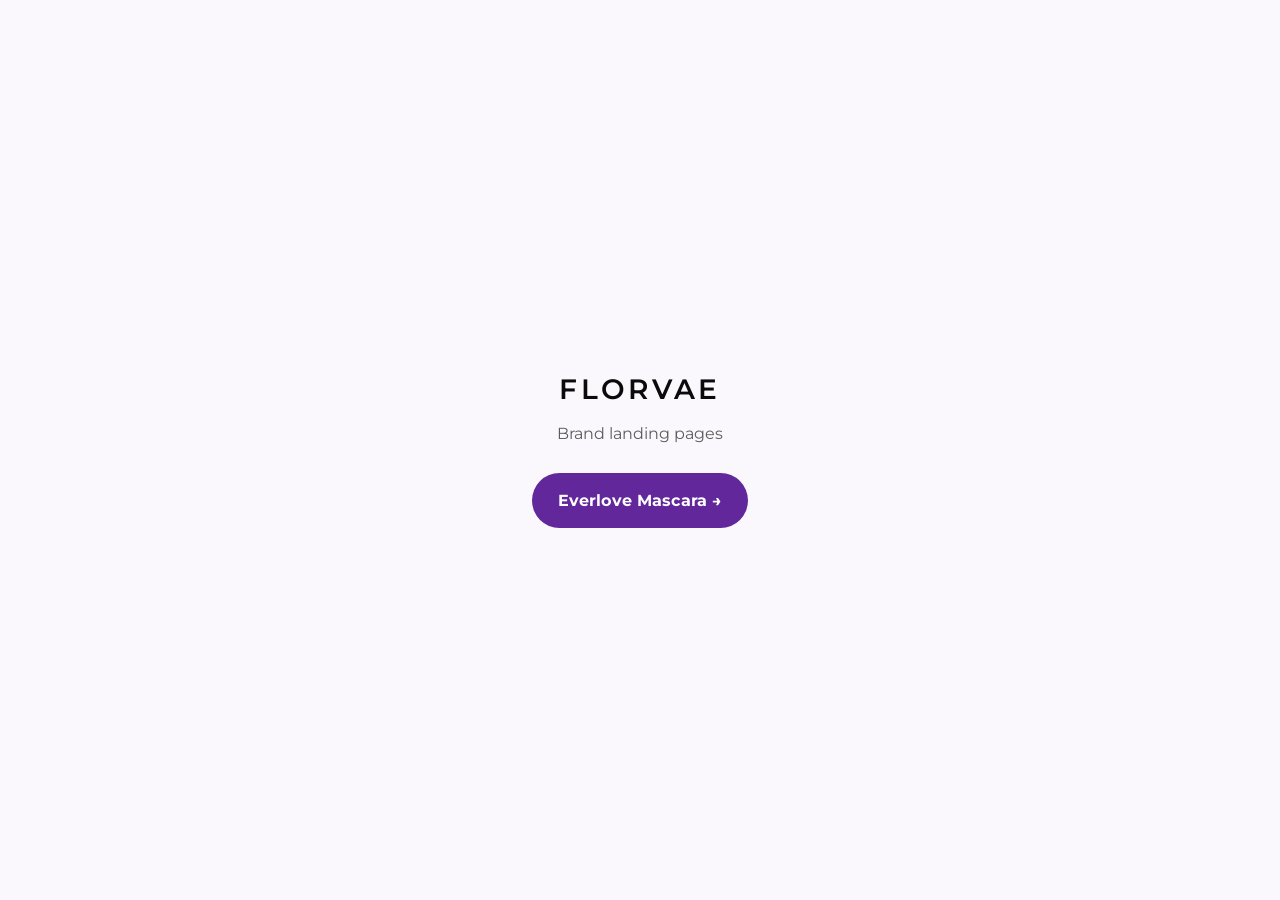
<file: index.html>
<!DOCTYPE html>
<html lang="en">
<head>
  <meta charset="utf-8">
  <meta name="viewport" content="width=device-width, initial-scale=1">
  <title>Florvae</title>
  <meta name="description" content="Florvae — landing pages hub.">
  <meta name="robots" content="noindex">
  <link rel="icon" href="/assets/everlove/florvae-logo.webp">
  <link href="https://fonts.googleapis.com/css2?family=Montserrat:wght@400;600;700;800&display=swap" rel="stylesheet">
  <link rel="stylesheet" href="/_shared/base.css">
  <style>
    body { display: flex; min-height: 100vh; align-items: center; justify-content: center; background: var(--bg-soft); }
    .hub { text-align: center; padding: 40px 20px; }
    .hub h1 { font-size: 28px; letter-spacing: .12em; text-transform: uppercase; }
    .hub p { color: var(--muted); margin-bottom: 26px; }
    .hub .brands { display: grid; gap: 12px; max-width: 340px; margin: 0 auto; }
  </style>
</head>
<body>
  <!-- Simple multi-brand hub. Each brand lives at /<slug>/. Add more links as you launch. -->
  <div class="hub">
    <h1>Florvae</h1>
    <p>Brand landing pages</p>
    <div class="brands">
      <a class="btn btn--block" href="/everlove/">Everlove Mascara →</a>
    </div>
  </div>
</body>
</html>
</file>
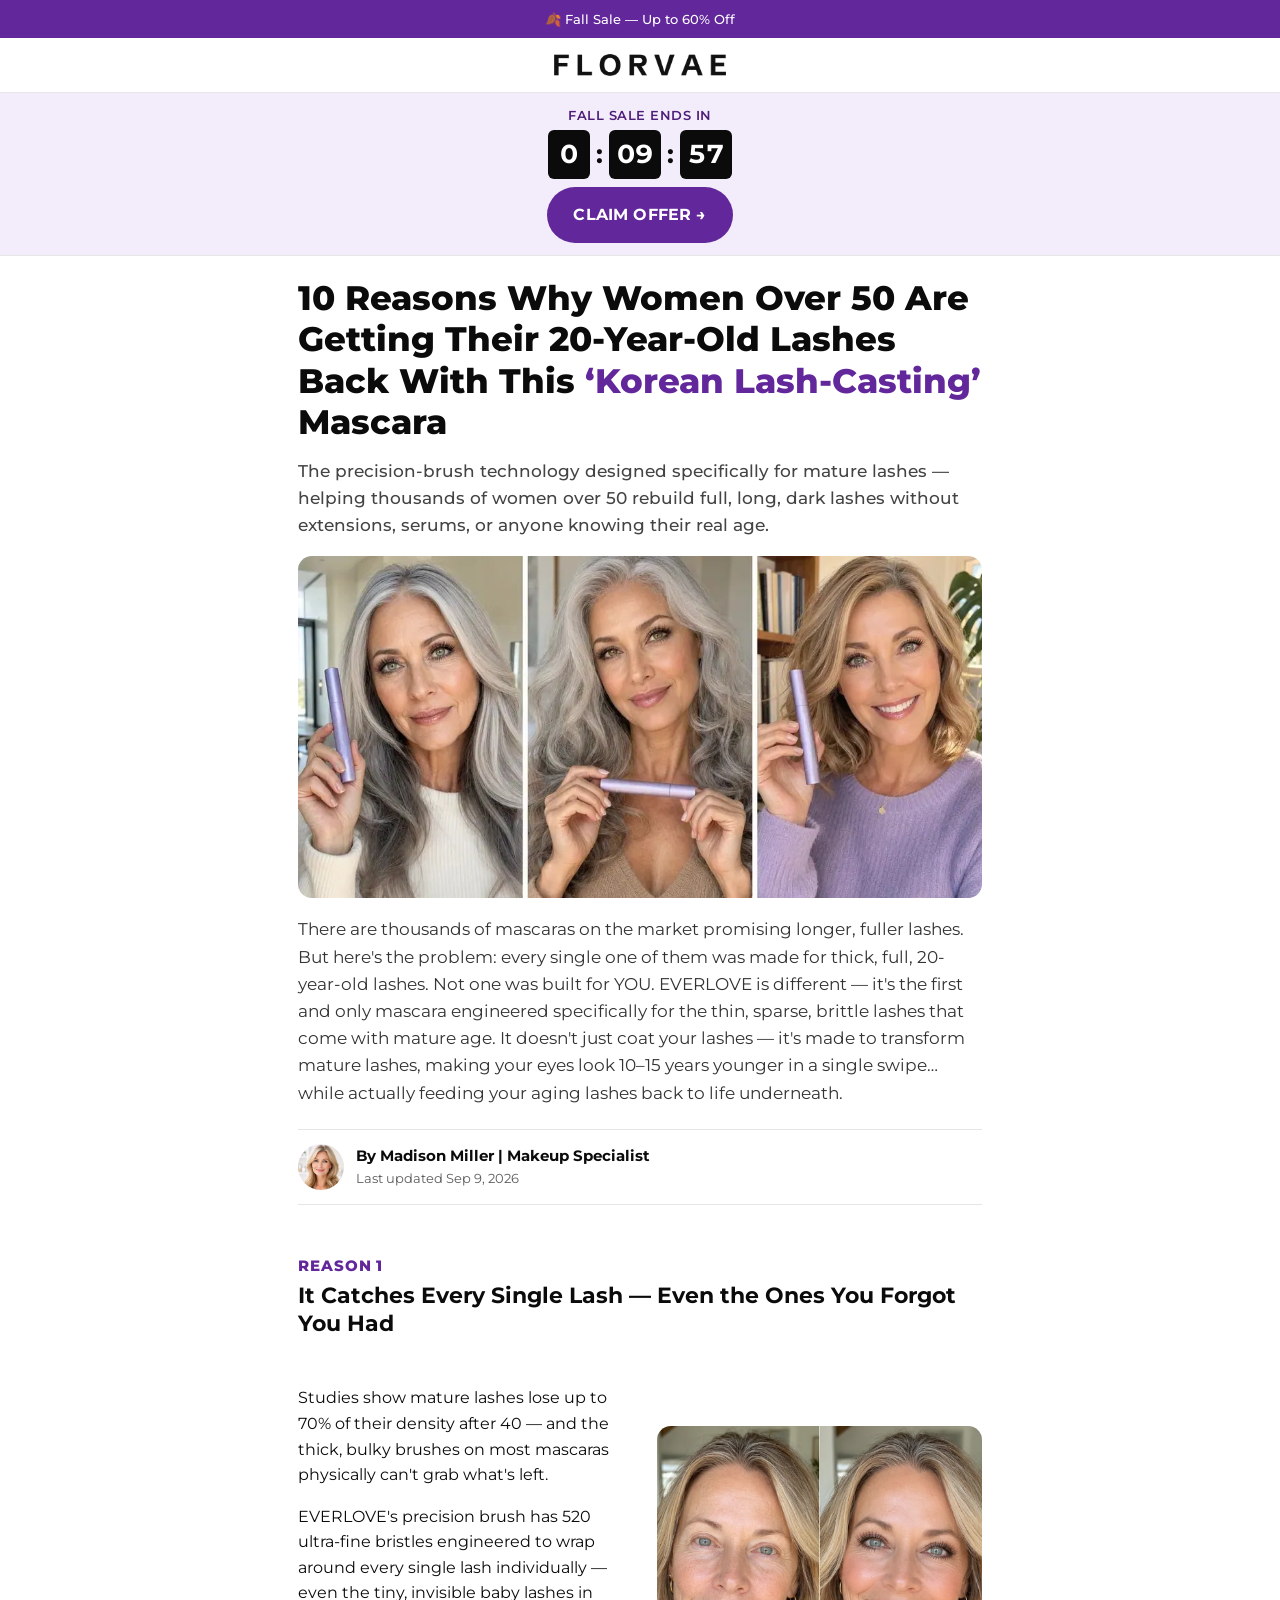
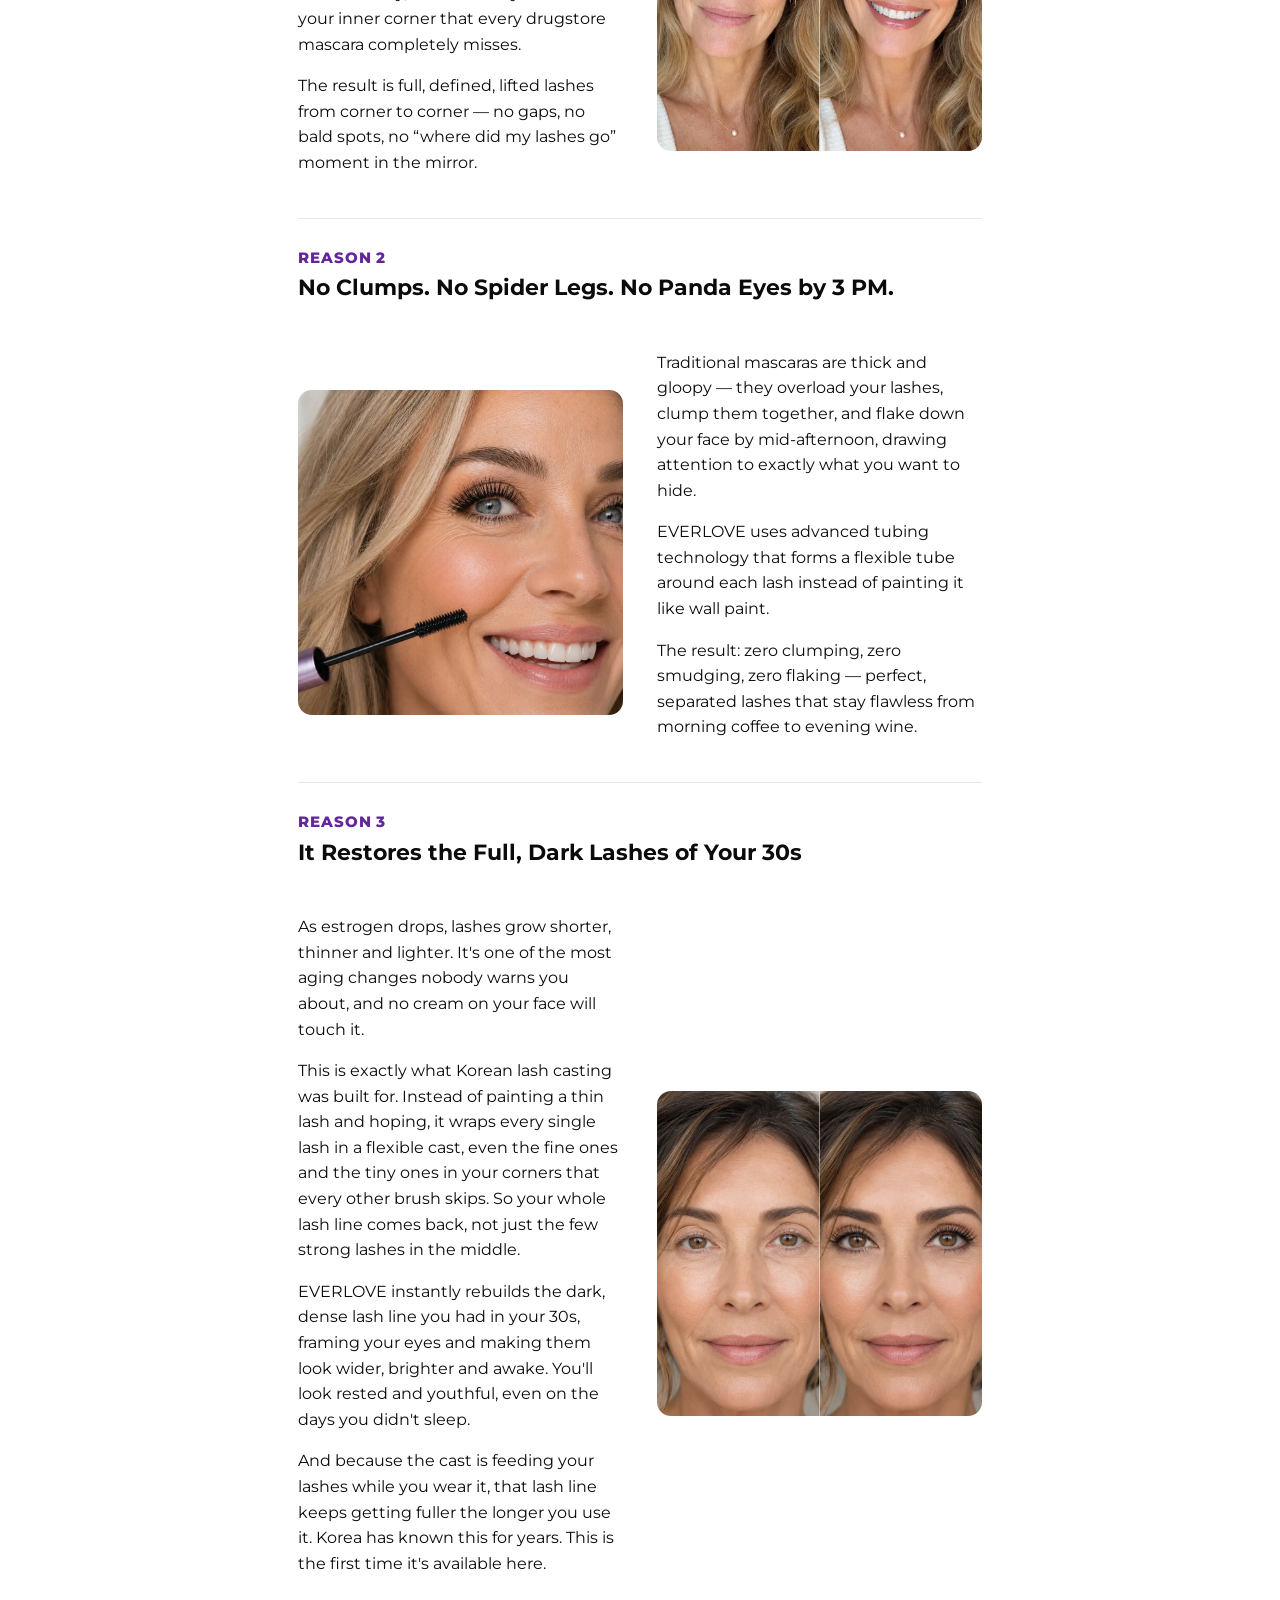
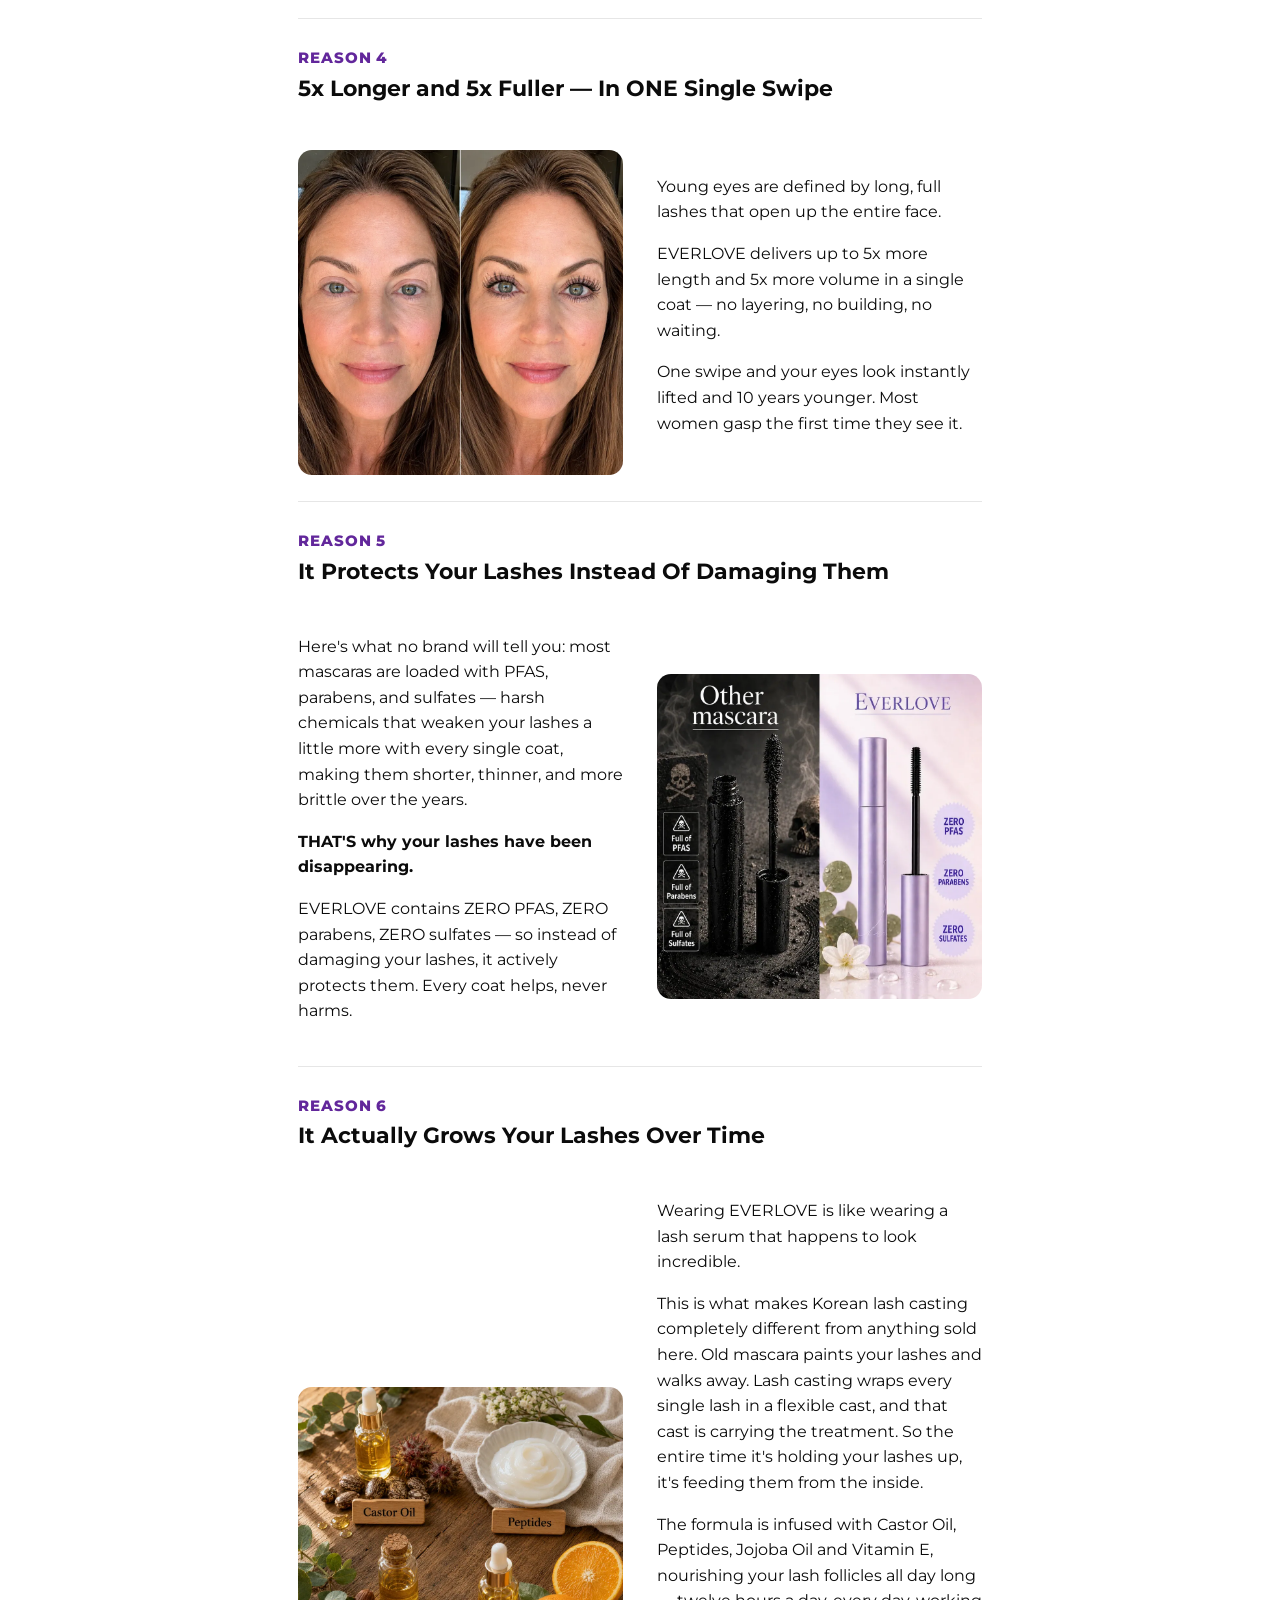
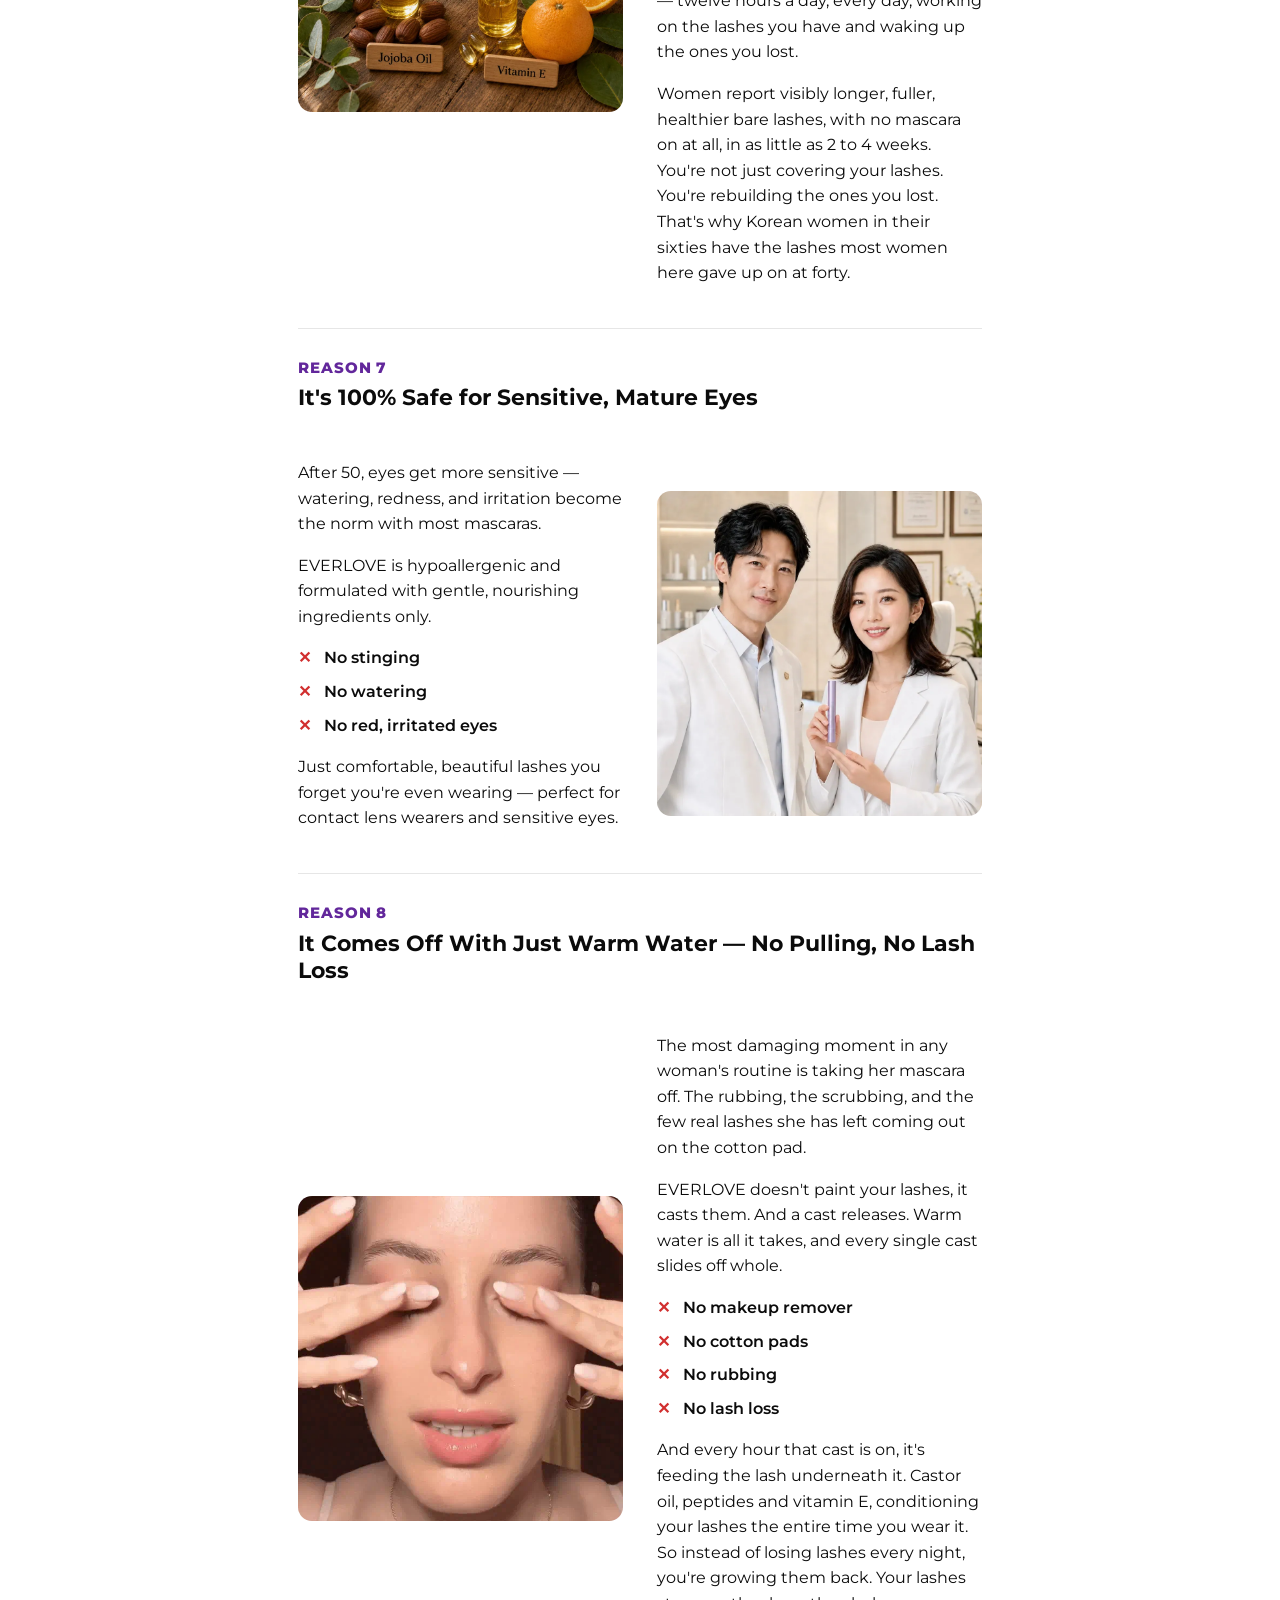
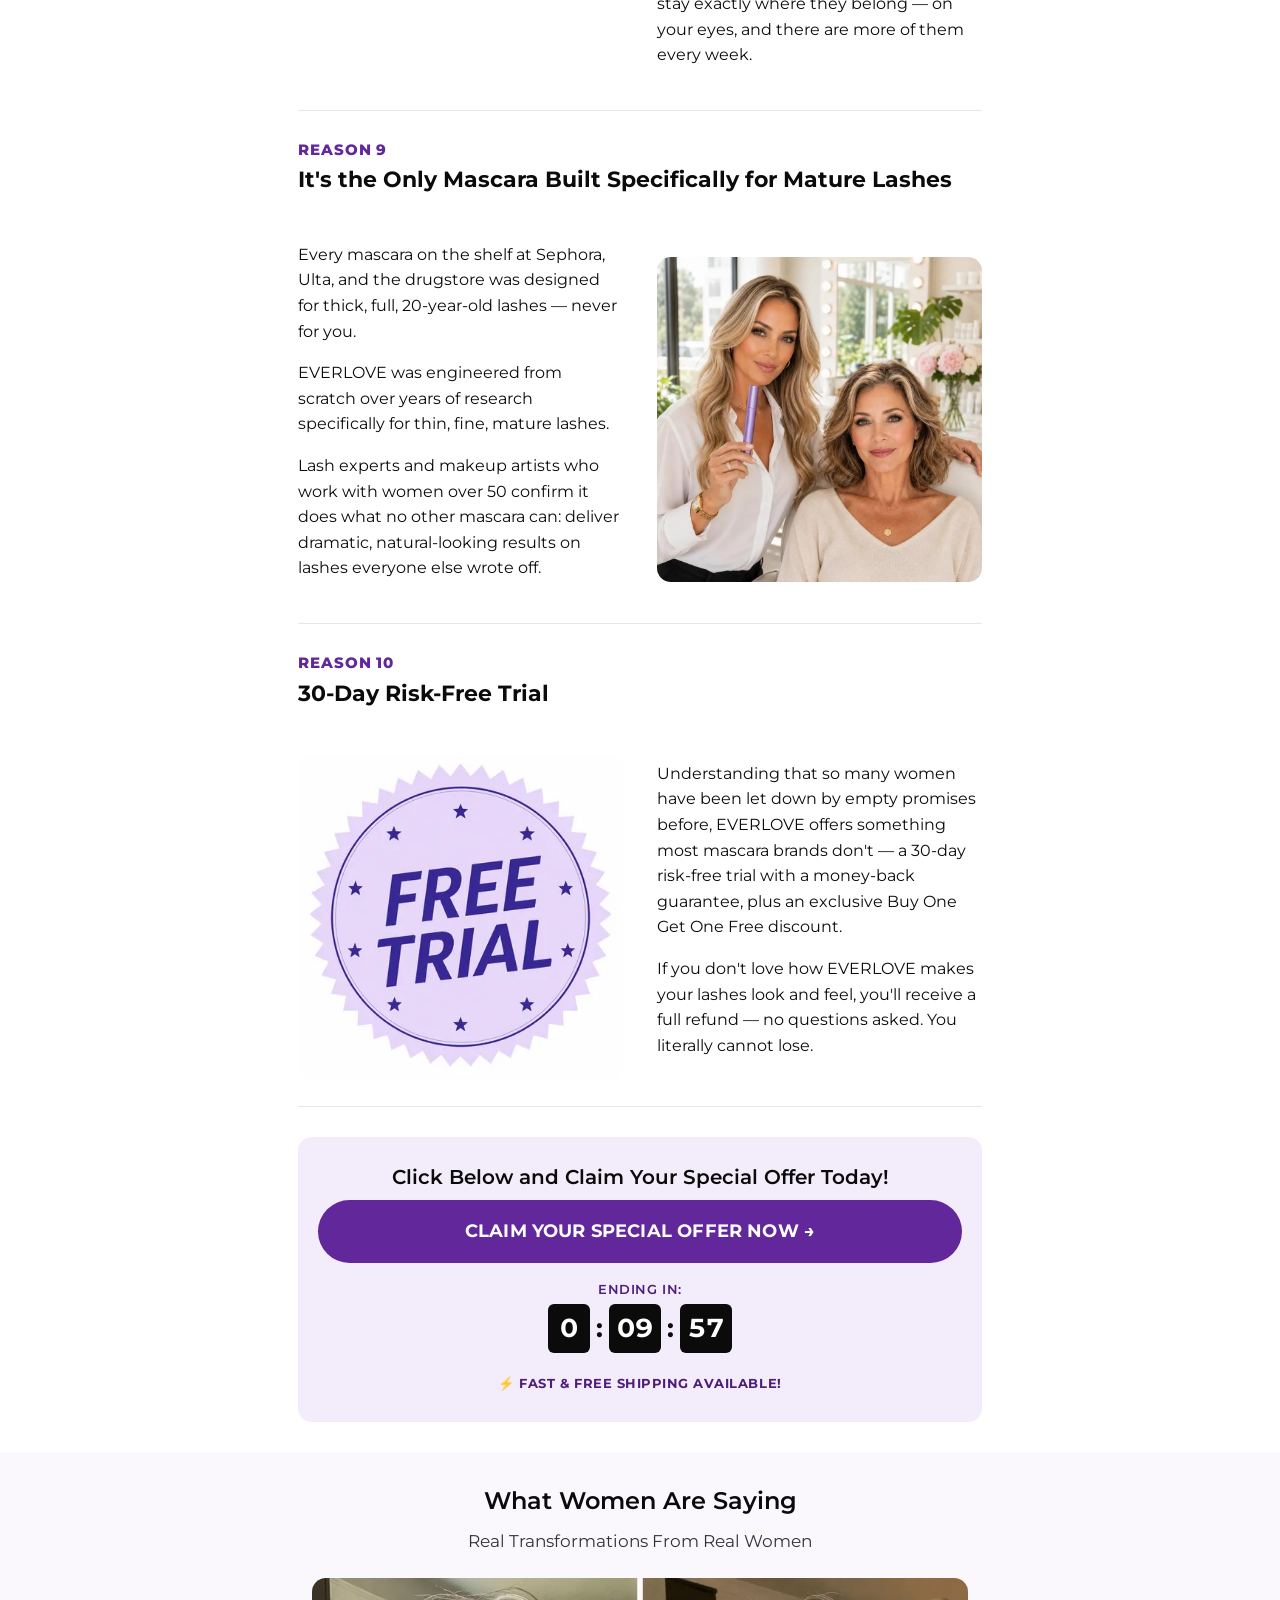
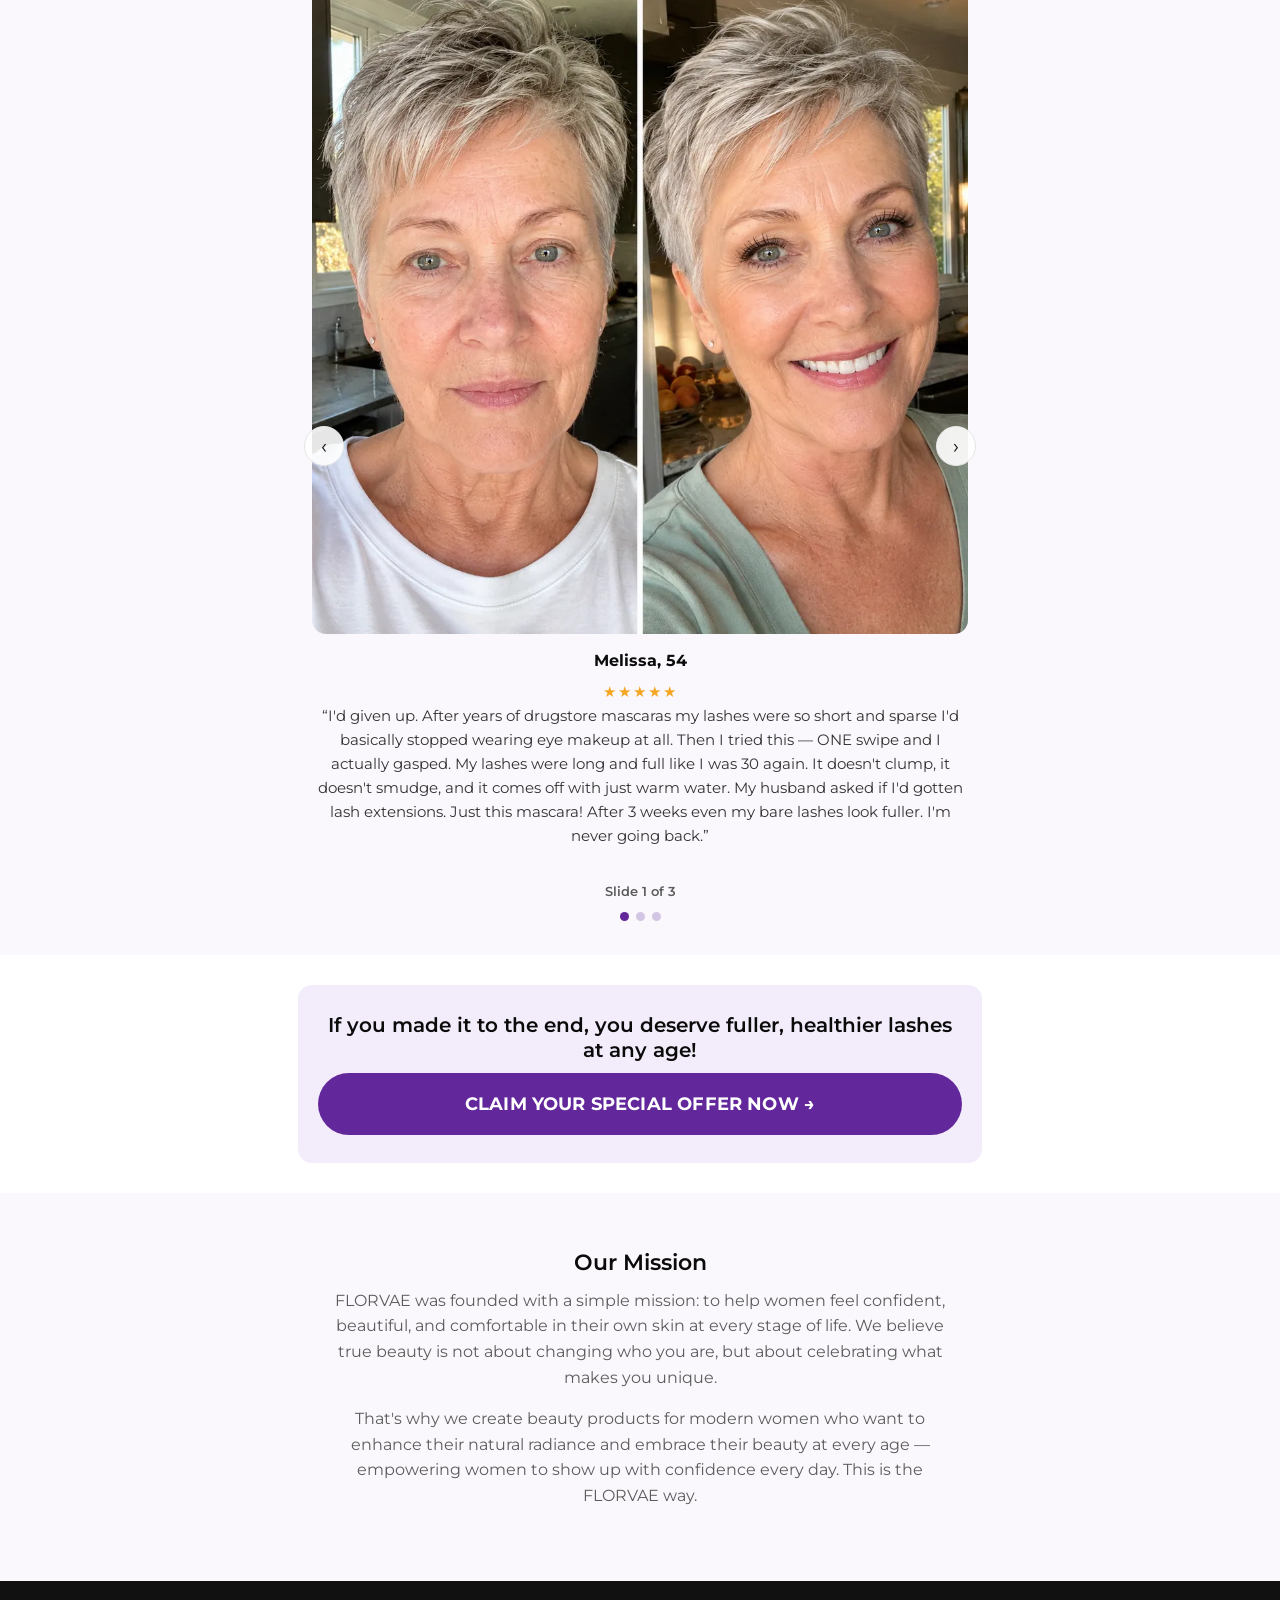
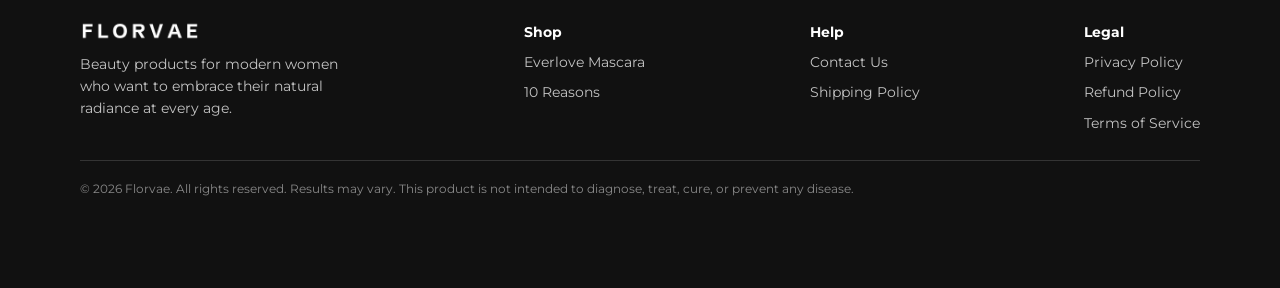
<file: everlove/index.html>
<!DOCTYPE html>
<html lang="en">
<head>
  <meta charset="utf-8">
  <meta name="viewport" content="width=device-width, initial-scale=1">

  <!-- SEO (mirrored from source advertorial) -->
  <title>Everlove Mascara for Mature Eyelashes | Smudge-Proof Volume</title>
  <meta name="description" content="Lengthen and volumize thinning lashes with Everlove Mascara IronEye 2.0. Smudge-proof, hypoallergenic formula with a metal wand built for mature, sensitive eyes.">
  <link rel="canonical" href="https://florvae.com/everlove/">

  <!-- Open Graph -->
  <meta property="og:type" content="article">
  <meta property="og:title" content="10 Reasons Women Over 50 Are Getting Their 20-Year-Old Lashes Back">
  <meta property="og:description" content="The precision-brush mascara engineered specifically for thin, sparse, mature lashes.">
  <meta property="og:image" content="https://florvae.com/assets/everlove/adv-hero-collage.webp">
  <meta property="og:url" content="https://florvae.com/everlove/">

  <!-- PINTEREST_VERIFICATION -->

  <link rel="icon" href="/assets/everlove/florvae-logo.webp">
  <link rel="preconnect" href="https://fonts.googleapis.com">
  <link rel="preconnect" href="https://fonts.gstatic.com" crossorigin>
  <link href="https://fonts.googleapis.com/css2?family=Montserrat:wght@400;500;600;700;800&display=swap" rel="stylesheet">
  <link rel="stylesheet" href="/_shared/base.css">

  <!-- =============================================================
       SECTION: page-specific styles (advertorial)
       ============================================================= -->
  <style>
    .lead { font-size: 17px; color: #333; }
    .hero-title { font-size: 27px; font-weight: 800; line-height: 1.22; margin: 22px 0 14px; }
    .hero-title em { color: var(--accent); font-style: normal; }
    .hero-sub { font-size: 17px; color: #444; font-weight: 500; }
    .hero-img { border-radius: var(--radius-lg); overflow: hidden; margin: 4px 0 18px; }

    /* byline */
    .byline { display: flex; align-items: center; gap: 12px; padding: 14px 0; border-top: 1px solid var(--line); border-bottom: 1px solid var(--line); margin: 22px 0; }
    .byline img { width: 46px; height: 46px; border-radius: 50%; object-fit: cover; }
    .byline .name { font-weight: 700; font-size: 15px; }
    .byline .date { font-size: 13px; color: var(--muted); }

    /* reasons */
    .reason { padding: 26px 0; border-bottom: 1px solid var(--line); }
    .reason__num { display: inline-block; color: var(--accent); font-weight: 800; font-size: 15px; letter-spacing: .06em; }
    .reason h2 { font-size: 22px; font-weight: 700; margin: 4px 0 14px; }
    .reason__img { border-radius: var(--radius-lg); overflow: hidden; margin: 16px 0; }
    .reason__list { list-style: none; padding: 0; margin: 0 0 1em; }
    .reason__list li { position: relative; padding-left: 26px; margin-bottom: 8px; font-weight: 600; }
    .reason__list li::before { content: "✕"; position: absolute; left: 0; color: var(--sale); font-weight: 800; }
    .reason__list.pos li::before { content: "✓"; color: var(--accent); }

    /* mid + final CTA blocks */
    .cta-block { background: var(--accent-tint); border-radius: var(--radius-lg); text-align: center; padding: 28px 20px; margin: 30px 0; }
    .cta-block h3 { font-size: 20px; }
    .cta-block .ship { font-size: 13px; font-weight: 700; color: var(--accent-dark); letter-spacing: .04em; margin-top: 12px; }
    .seal-row { display: flex; gap: 14px; justify-content: center; align-items: center; flex-wrap: wrap; margin: 8px 0 18px; }
    .seal-row img { width: 92px; height: auto; }

    /* testimonials */
    .testi { background: var(--bg-soft); }
    .testi__card { padding: 6px 14px 8px; }
    .testi__card img { border-radius: var(--radius-lg); margin: 0 auto 14px; }
    .testi__name { font-weight: 700; font-size: 16px; margin-bottom: 6px; }
    .testi__quote { font-size: 15px; color: #333; }

    @media (min-width: 768px) {
      .hero-title { font-size: 34px; }
      .reason { display: grid; grid-template-columns: 1fr 1fr; gap: 34px; align-items: center; }
      .reason__media { order: 2; }
      .reason:nth-child(even) .reason__media { order: 0; }   /* alternate image side */
      .reason__img { margin: 0; }
      .reason__num, .reason h2 { grid-column: 1 / -1; }
      /* keep number+title full width above the two columns */
      .reason { grid-template-areas: "head head" "body media"; }
      .reason:nth-child(even) { grid-template-areas: "head head" "media body"; }
      .reason__head { grid-area: head; }
      .reason__body { grid-area: body; }
      .reason__media { grid-area: media; order: 0; }
    }
  </style>
</head>
<body data-countdown-minutes="10">

  <!-- SECTION: announcement bar -->
  <div class="announce">
    <div class="announce__track">
      <div class="announce__msg">🍂 Fall Sale — Up to 60% Off</div>
      <div class="announce__msg">🚚 Free shipping on every order!</div>
    </div>
  </div>

  <!-- SECTION: minimal header -->
  <header class="site-header">
    <div class="site-header__inner">
      <a class="site-header__logo" href="/everlove/" aria-label="Everlove home">
        <img src="/assets/everlove/florvae-logo.webp" alt="Florvae" width="120" height="30">
      </a>
    </div>
  </header>

  <!-- SECTION: offer bar (countdown + CTA) -->
  <div class="offerbar">
    <div class="offerbar__label">Fall Sale ends in</div>
    <div class="countdown" data-countdown aria-label="Offer countdown">
      <span data-cd="h">0</span><span class="sep">:</span><span data-cd="m">10</span><span class="sep">:</span><span data-cd="s">00</span>
    </div>
    <div><a class="btn btn--pulse" href="/everlove/buy/">CLAIM OFFER →</a></div>
  </div>

  <main class="container">

    <!-- SECTION: hero -->
    <h1 class="hero-title">10 Reasons Why Women Over 50 Are Getting Their 20-Year-Old Lashes Back With This <em>‘Korean Lash-Casting’</em> Mascara</h1>
    <p class="hero-sub">The precision-brush technology designed specifically for mature lashes — helping thousands of women over 50 rebuild full, long, dark lashes without extensions, serums, or anyone knowing their real age.</p>
    <div class="hero-img">
      <img src="/assets/everlove/adv-hero-collage.webp" alt="A collage of three smiling older women, each holding a purple tube of mascara." width="1000" height="500" fetchpriority="high">
    </div>

    <!-- SECTION: intro lead -->
    <p class="lead">There are thousands of mascaras on the market promising longer, fuller lashes. But here's the problem: every single one of them was made for thick, full, 20-year-old lashes. Not one was built for YOU. EVERLOVE is different — it's the first and only mascara engineered specifically for the thin, sparse, brittle lashes that come with mature age. It doesn't just coat your lashes — it's made to transform mature lashes, making your eyes look 10–15 years younger in a single swipe… while actually feeding your aging lashes back to life underneath.</p>

    <!-- SECTION: author byline -->
    <div class="byline">
      <img src="/assets/everlove/adv-author.webp" alt="Madison Miller, Makeup Specialist" width="46" height="46">
      <div>
        <div class="name">By Madison Miller | Makeup Specialist</div>
        <div class="date">Last updated Sep 9, 2026</div>
      </div>
    </div>

    <!-- SECTION: 10 reasons -->
    <div class="reasons">

      <!-- Reason 1 -->
      <article class="reason">
        <div class="reason__head">
          <span class="reason__num">REASON 1</span>
          <h2>It Catches Every Single Lash — Even the Ones You Forgot You Had</h2>
        </div>
        <div class="reason__body">
          <p>Studies show mature lashes lose up to 70% of their density after 40 — and the thick, bulky brushes on most mascaras physically can't grab what's left.</p>
          <p>EVERLOVE's precision brush has 520 ultra-fine bristles engineered to wrap around every single lash individually — even the tiny, invisible baby lashes in your inner corner that every drugstore mascara completely misses.</p>
          <p>The result is full, defined, lifted lashes from corner to corner — no gaps, no bald spots, no “where did my lashes go” moment in the mirror.</p>
        </div>
        <div class="reason__media"><div class="reason__img"><img loading="lazy" src="/assets/everlove/adv-r1.webp" alt="A side-by-side comparison of a woman before and after applying makeup." width="820" height="820"></div></div>
      </article>

      <!-- Reason 2 -->
      <article class="reason">
        <div class="reason__head">
          <span class="reason__num">REASON 2</span>
          <h2>No Clumps. No Spider Legs. No Panda Eyes by 3 PM.</h2>
        </div>
        <div class="reason__body">
          <p>Traditional mascaras are thick and gloopy — they overload your lashes, clump them together, and flake down your face by mid-afternoon, drawing attention to exactly what you want to hide.</p>
          <p>EVERLOVE uses advanced tubing technology that forms a flexible tube around each lash instead of painting it like wall paint.</p>
          <p>The result: zero clumping, zero smudging, zero flaking — perfect, separated lashes that stay flawless from morning coffee to evening wine.</p>
        </div>
        <div class="reason__media"><div class="reason__img"><img loading="lazy" src="/assets/everlove/adv-r2.webp" alt="A close-up of a smiling blonde woman with blue eyes holding a mascara wand near her cheek." width="820" height="820"></div></div>
      </article>

      <!-- Reason 3 -->
      <article class="reason">
        <div class="reason__head">
          <span class="reason__num">REASON 3</span>
          <h2>It Restores the Full, Dark Lashes of Your 30s</h2>
        </div>
        <div class="reason__body">
          <p>As estrogen drops, lashes grow shorter, thinner and lighter. It's one of the most aging changes nobody warns you about, and no cream on your face will touch it.</p>
          <p>This is exactly what Korean lash casting was built for. Instead of painting a thin lash and hoping, it wraps every single lash in a flexible cast, even the fine ones and the tiny ones in your corners that every other brush skips. So your whole lash line comes back, not just the few strong lashes in the middle.</p>
          <p>EVERLOVE instantly rebuilds the dark, dense lash line you had in your 30s, framing your eyes and making them look wider, brighter and awake. You'll look rested and youthful, even on the days you didn't sleep.</p>
          <p>And because the cast is feeding your lashes while you wear it, that lash line keeps getting fuller the longer you use it. Korea has known this for years. This is the first time it's available here.</p>
        </div>
        <div class="reason__media"><div class="reason__img"><img loading="lazy" src="/assets/everlove/adv-r3.webp" alt="A side-by-side comparison of a woman's face before and after applying false eyelashes." width="820" height="820"></div></div>
      </article>

      <!-- Reason 4 -->
      <article class="reason">
        <div class="reason__head">
          <span class="reason__num">REASON 4</span>
          <h2>5x Longer and 5x Fuller — In ONE Single Swipe</h2>
        </div>
        <div class="reason__body">
          <p>Young eyes are defined by long, full lashes that open up the entire face.</p>
          <p>EVERLOVE delivers up to 5x more length and 5x more volume in a single coat — no layering, no building, no waiting.</p>
          <p>One swipe and your eyes look instantly lifted and 10 years younger. Most women gasp the first time they see it.</p>
        </div>
        <div class="reason__media"><div class="reason__img"><img loading="lazy" src="/assets/everlove/adv-r4.webp" alt="A side-by-side comparison of a woman's face, showing the before and after effect of applying false eyelashes." width="820" height="820"></div></div>
      </article>

      <!-- Reason 5 -->
      <article class="reason">
        <div class="reason__head">
          <span class="reason__num">REASON 5</span>
          <h2>It Protects Your Lashes Instead Of Damaging Them</h2>
        </div>
        <div class="reason__body">
          <p>Here's what no brand will tell you: most mascaras are loaded with PFAS, parabens, and sulfates — harsh chemicals that weaken your lashes a little more with every single coat, making them shorter, thinner, and more brittle over the years.</p>
          <p><strong>THAT'S why your lashes have been disappearing.</strong></p>
          <p>EVERLOVE contains ZERO PFAS, ZERO parabens, ZERO sulfates — so instead of damaging your lashes, it actively protects them. Every coat helps, never harms.</p>
        </div>
        <div class="reason__media"><div class="reason__img"><img loading="lazy" src="/assets/everlove/adv-r5.webp" alt="A split-image ad comparing a mascara with skulls and poison symbols to one with flowers and water droplets." width="820" height="820"></div></div>
      </article>

      <!-- Reason 6 -->
      <article class="reason">
        <div class="reason__head">
          <span class="reason__num">REASON 6</span>
          <h2>It Actually Grows Your Lashes Over Time</h2>
        </div>
        <div class="reason__body">
          <p>Wearing EVERLOVE is like wearing a lash serum that happens to look incredible.</p>
          <p>This is what makes Korean lash casting completely different from anything sold here. Old mascara paints your lashes and walks away. Lash casting wraps every single lash in a flexible cast, and that cast is carrying the treatment. So the entire time it's holding your lashes up, it's feeding them from the inside.</p>
          <p>The formula is infused with Castor Oil, Peptides, Jojoba Oil and Vitamin E, nourishing your lash follicles all day long — twelve hours a day, every day, working on the lashes you have and waking up the ones you lost.</p>
          <p>Women report visibly longer, fuller, healthier bare lashes, with no mascara on at all, in as little as 2 to 4 weeks. You're not just covering your lashes. You're rebuilding the ones you lost. That's why Korean women in their sixties have the lashes most women here gave up on at forty.</p>
        </div>
        <div class="reason__media"><div class="reason__img"><img loading="lazy" src="/assets/everlove/adv-r6.webp" alt="A flat lay of skincare ingredients like castor oil, jojoba oil, and vitamin E on a wooden surface." width="820" height="820"></div></div>
      </article>

      <!-- Reason 7 -->
      <article class="reason">
        <div class="reason__head">
          <span class="reason__num">REASON 7</span>
          <h2>It's 100% Safe for Sensitive, Mature Eyes</h2>
        </div>
        <div class="reason__body">
          <p>After 50, eyes get more sensitive — watering, redness, and irritation become the norm with most mascaras.</p>
          <p>EVERLOVE is hypoallergenic and formulated with gentle, nourishing ingredients only.</p>
          <ul class="reason__list">
            <li>No stinging</li>
            <li>No watering</li>
            <li>No red, irritated eyes</li>
          </ul>
          <p>Just comfortable, beautiful lashes you forget you're even wearing — perfect for contact lens wearers and sensitive eyes.</p>
        </div>
        <div class="reason__media"><div class="reason__img"><img loading="lazy" src="/assets/everlove/adv-r7.webp" alt="A man and a woman in white jackets stand in a professional setting, with the woman holding a cosmetic product." width="820" height="820"></div></div>
      </article>

      <!-- Reason 8 -->
      <article class="reason">
        <div class="reason__head">
          <span class="reason__num">REASON 8</span>
          <h2>It Comes Off With Just Warm Water — No Pulling, No Lash Loss</h2>
        </div>
        <div class="reason__body">
          <p>The most damaging moment in any woman's routine is taking her mascara off. The rubbing, the scrubbing, and the few real lashes she has left coming out on the cotton pad.</p>
          <p>EVERLOVE doesn't paint your lashes, it casts them. And a cast releases. Warm water is all it takes, and every single cast slides off whole.</p>
          <ul class="reason__list">
            <li>No makeup remover</li>
            <li>No cotton pads</li>
            <li>No rubbing</li>
            <li>No lash loss</li>
          </ul>
          <p>And every hour that cast is on, it's feeding the lash underneath it. Castor oil, peptides and vitamin E, conditioning your lashes the entire time you wear it. So instead of losing lashes every night, you're growing them back. Your lashes stay exactly where they belong — on your eyes, and there are more of them every week.</p>
        </div>
        <div class="reason__media"><div class="reason__img"><img loading="lazy" src="/assets/everlove/adv-r8.webp" alt="Reason 8 Animation" width="600" height="600"></div></div>
      </article>

      <!-- Reason 9 -->
      <article class="reason">
        <div class="reason__head">
          <span class="reason__num">REASON 9</span>
          <h2>It's the Only Mascara Built Specifically for Mature Lashes</h2>
        </div>
        <div class="reason__body">
          <p>Every mascara on the shelf at Sephora, Ulta, and the drugstore was designed for thick, full, 20-year-old lashes — never for you.</p>
          <p>EVERLOVE was engineered from scratch over years of research specifically for thin, fine, mature lashes.</p>
          <p>Lash experts and makeup artists who work with women over 50 confirm it does what no other mascara can: deliver dramatic, natural-looking results on lashes everyone else wrote off.</p>
        </div>
        <div class="reason__media"><div class="reason__img"><img loading="lazy" src="/assets/everlove/adv-r9.webp" alt="A woman in a white shirt holds a purple mascara tube while standing next to a seated woman." width="820" height="820"></div></div>
      </article>

      <!-- Reason 10 -->
      <article class="reason">
        <div class="reason__head">
          <span class="reason__num">REASON 10</span>
          <h2>30-Day Risk-Free Trial</h2>
        </div>
        <div class="reason__body">
          <p>Understanding that so many women have been let down by empty promises before, EVERLOVE offers something most mascara brands don't — a 30-day risk-free trial with a money-back guarantee, plus an exclusive Buy One Get One Free discount.</p>
          <p>If you don't love how EVERLOVE makes your lashes look and feel, you'll receive a full refund — no questions asked. You literally cannot lose.</p>
        </div>
        <div class="reason__media"><div class="reason__img"><img loading="lazy" src="/assets/everlove/adv-seal-freetrial.webp" alt="A purple, circular seal with a serrated edge, reading 'FREE TRIAL' in blue letters surrounded by stars." width="440" height="440"></div></div>
      </article>

    </div>

    <!-- SECTION: mid CTA + countdown -->
    <div class="cta-block">
      <h3>Click Below and Claim Your Special Offer Today!</h3>
      <a class="btn btn--lg btn--block btn--pulse" href="/everlove/buy/">CLAIM YOUR SPECIAL OFFER NOW →</a>
      <div class="offerbar__label" style="margin-top:16px">Ending In:</div>
      <div class="countdown" data-countdown>
        <span data-cd="h">0</span><span class="sep">:</span><span data-cd="m">10</span><span class="sep">:</span><span data-cd="s">00</span>
      </div>
      <div class="ship">⚡ FAST &amp; FREE SHIPPING AVAILABLE!</div>
    </div>

  </main>

  <!-- SECTION: testimonials -->
  <section class="section testi">
    <div class="container center">
      <h2>What Women Are Saying</h2>
      <p class="lead">Real Transformations From Real Women</p>
      <div class="slider" data-slider>
        <div class="slider__viewport">
          <div class="slider__track" data-track>
            <div data-slide>
              <div class="testi__card">
                <img loading="lazy" src="/assets/everlove/adv-testi-1.webp" alt="A side-by-side before and after image of a woman with short gray hair applying makeup." width="820" height="820">
                <div class="testi__name">Melissa, 54</div>
                <div class="stars">★★★★★</div>
                <p class="testi__quote">“I'd given up. After years of drugstore mascaras my lashes were so short and sparse I'd basically stopped wearing eye makeup at all. Then I tried this — ONE swipe and I actually gasped. My lashes were long and full like I was 30 again. It doesn't clump, it doesn't smudge, and it comes off with just warm water. My husband asked if I'd gotten lash extensions. Just this mascara! After 3 weeks even my bare lashes look fuller. I'm never going back.”</p>
              </div>
            </div>
            <div data-slide>
              <div class="testi__card">
                <img loading="lazy" src="/assets/everlove/adv-testi-2.webp" alt="A side-by-side comparison showing a woman's face before and after applying makeup." width="820" height="820">
                <div class="testi__name">Karen, 56</div>
                <div class="stars">★★★★★</div>
                <p class="testi__quote">“My eyes water at everything and I wear contacts, so most mascaras are a nightmare — stinging, smudging, panda eyes by lunch. This one is completely different. Zero irritation, zero smudging, and it stays perfect all day. What shocked me is the brush actually grabs the tiny lashes in the corners that every other mascara skipped. For the first time in years my eyes look open and awake in photos instead of tired. My adult daughter borrowed it and said, ‘Mom, you've been holding out on me!’”</p>
              </div>
            </div>
            <div data-slide>
              <div class="testi__card">
                <img loading="lazy" src="/assets/everlove/adv-testi-3.webp" alt="A side-by-side comparison of a woman's face before and after applying makeup." width="820" height="820">
                <div class="testi__name">Christine, 46</div>
                <div class="stars">★★★★★</div>
                <p class="testi__quote">“After my divorce I felt invisible for two years. I ran into my ex and his new girlfriend wearing this — and SHE asked what I was using on my lashes because my eyes looked ‘amazing.’ He texted me that night saying the same thing. This mascara gave me my power back. No clumps, no flaking, no wrong-mascara struggle — just full, lifted, natural lashes that make me look 10 years younger. I haven't felt this confident in years.”</p>
              </div>
            </div>
          </div>
        </div>
        <button class="slider__nav slider__nav--prev" data-prev aria-label="Previous">‹</button>
        <button class="slider__nav slider__nav--next" data-next aria-label="Next">›</button>
        <div class="slider__counter" data-counter>Slide 1 of 3</div>
        <div class="slider__dots" data-dots></div>
      </div>
    </div>
  </section>

  <!-- SECTION: final CTA -->
  <div class="container">
    <div class="cta-block">
      <h3>If you made it to the end, you deserve fuller, healthier lashes at any age!</h3>
      <a class="btn btn--lg btn--block btn--pulse" href="/everlove/buy/">CLAIM YOUR SPECIAL OFFER NOW →</a>
    </div>
  </div>

  <!-- SECTION: our mission -->
  <section class="mission">
    <h3>Our Mission</h3>
    <p>FLORVAE was founded with a simple mission: to help women feel confident, beautiful, and comfortable in their own skin at every stage of life. We believe true beauty is not about changing who you are, but about celebrating what makes you unique.</p>
    <p>That's why we create beauty products for modern women who want to enhance their natural radiance and embrace their beauty at every age — empowering women to show up with confidence every day. This is the FLORVAE way.</p>
  </section>

  <!-- SECTION: footer -->
  <footer class="site-footer">
    <div class="site-footer__inner">
      <div>
        <img src="/assets/everlove/florvae-logo.webp" alt="Florvae" width="120" style="filter:brightness(0) invert(1);margin-bottom:12px">
        <p style="max-width:280px">Beauty products for modern women who want to embrace their natural radiance at every age.</p>
      </div>
      <nav aria-label="Shop">
        <strong style="color:#fff">Shop</strong>
        <a href="/everlove/buy/">Everlove Mascara</a>
        <a href="/everlove/">10 Reasons</a>
      </nav>
      <nav aria-label="Help">
        <strong style="color:#fff">Help</strong>
        <a href="https://florvae.com/pages/contact">Contact Us</a>
        <a href="https://florvae.com/policies/shipping-policy">Shipping Policy</a>
      </nav>
      <nav aria-label="Legal">
        <strong style="color:#fff">Legal</strong>
        <a href="https://florvae.com/policies/privacy-policy">Privacy Policy</a>
        <a href="https://florvae.com/policies/refund-policy">Refund Policy</a>
        <a href="https://florvae.com/policies/terms-of-service">Terms of Service</a>
      </nav>
      <div class="site-footer__legal">© 2026 Florvae. All rights reserved. Results may vary. This product is not intended to diagnose, treat, cure, or prevent any disease.</div>
    </div>
  </footer>

  <!-- SECTION: sticky mobile CTA -->
  <div class="sticky-cta">
    <a class="btn btn--block" href="/everlove/buy/">CLAIM YOUR OFFER — 60% OFF →</a>
  </div>

  <script src="/_shared/countdown.js" defer></script>
  <script src="/_shared/slider.js" defer></script>
  <!-- ANALYTICS -->
</body>
</html>
</file>
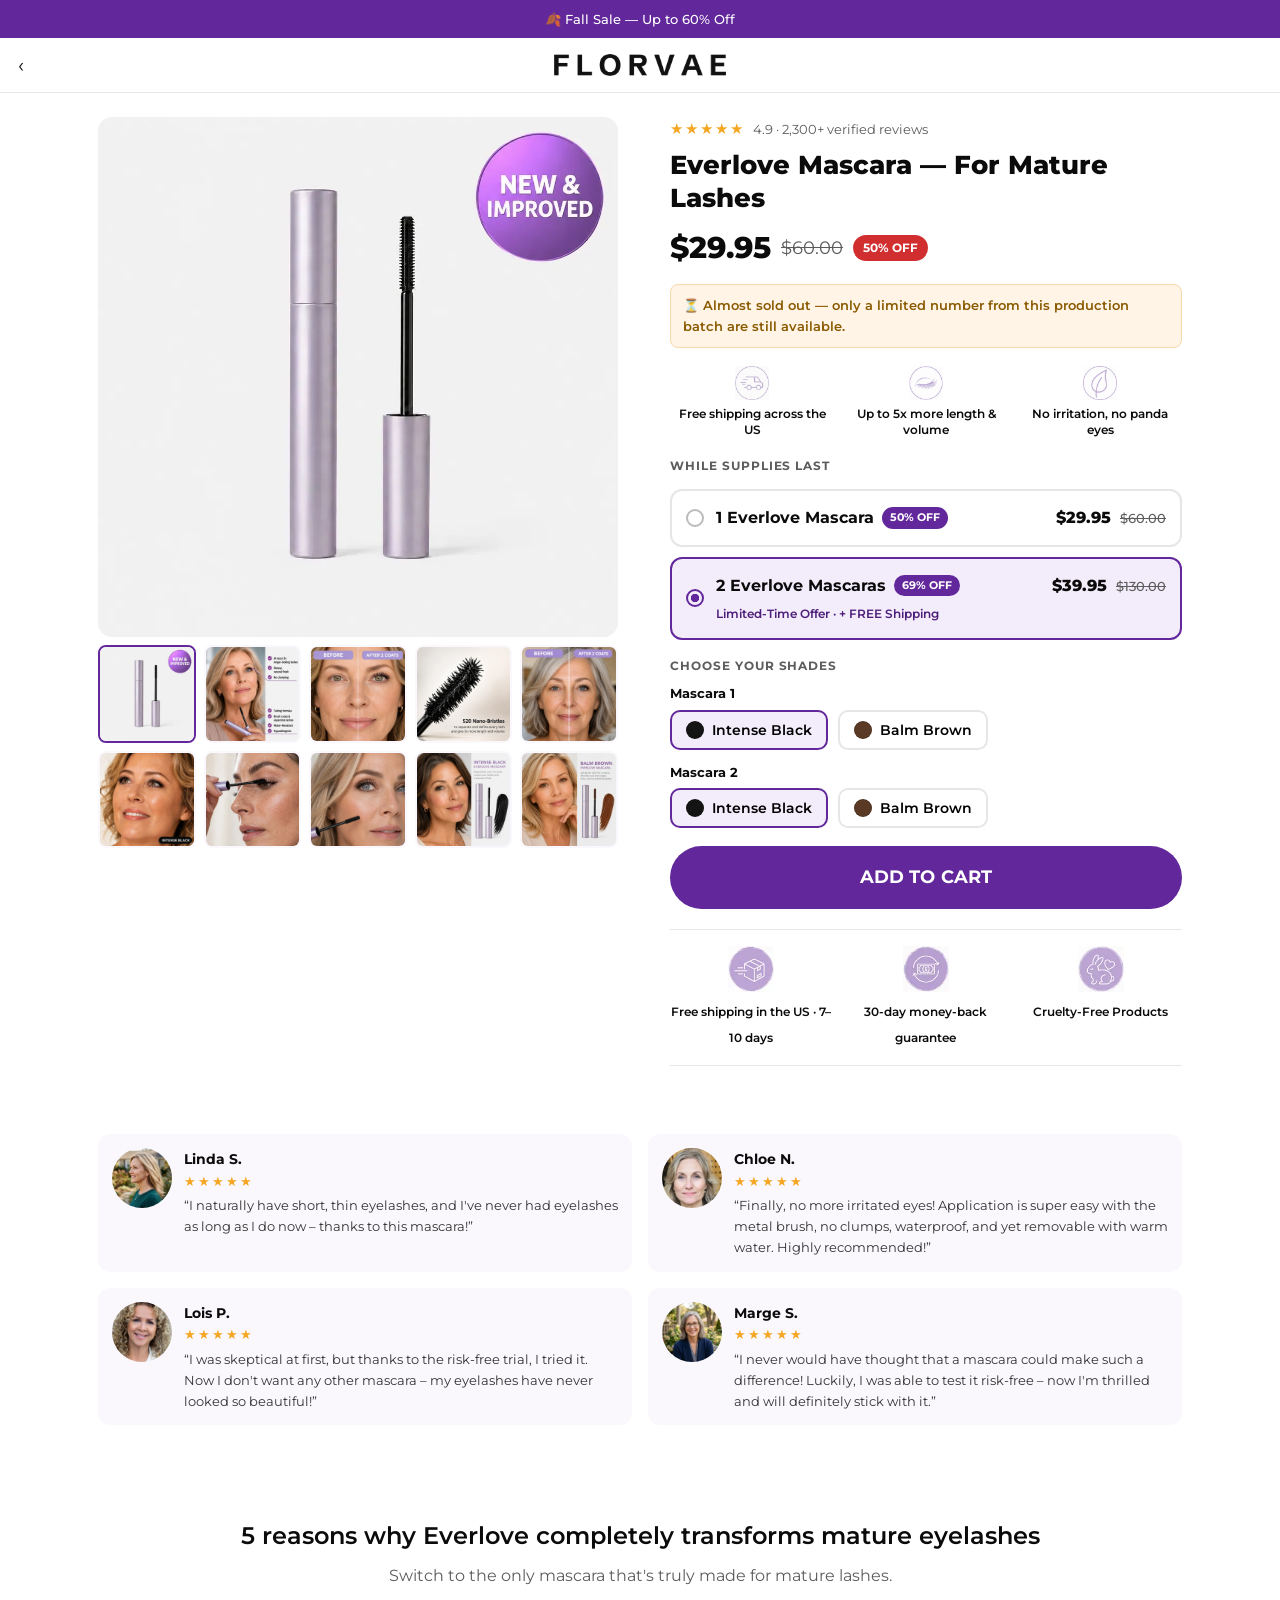
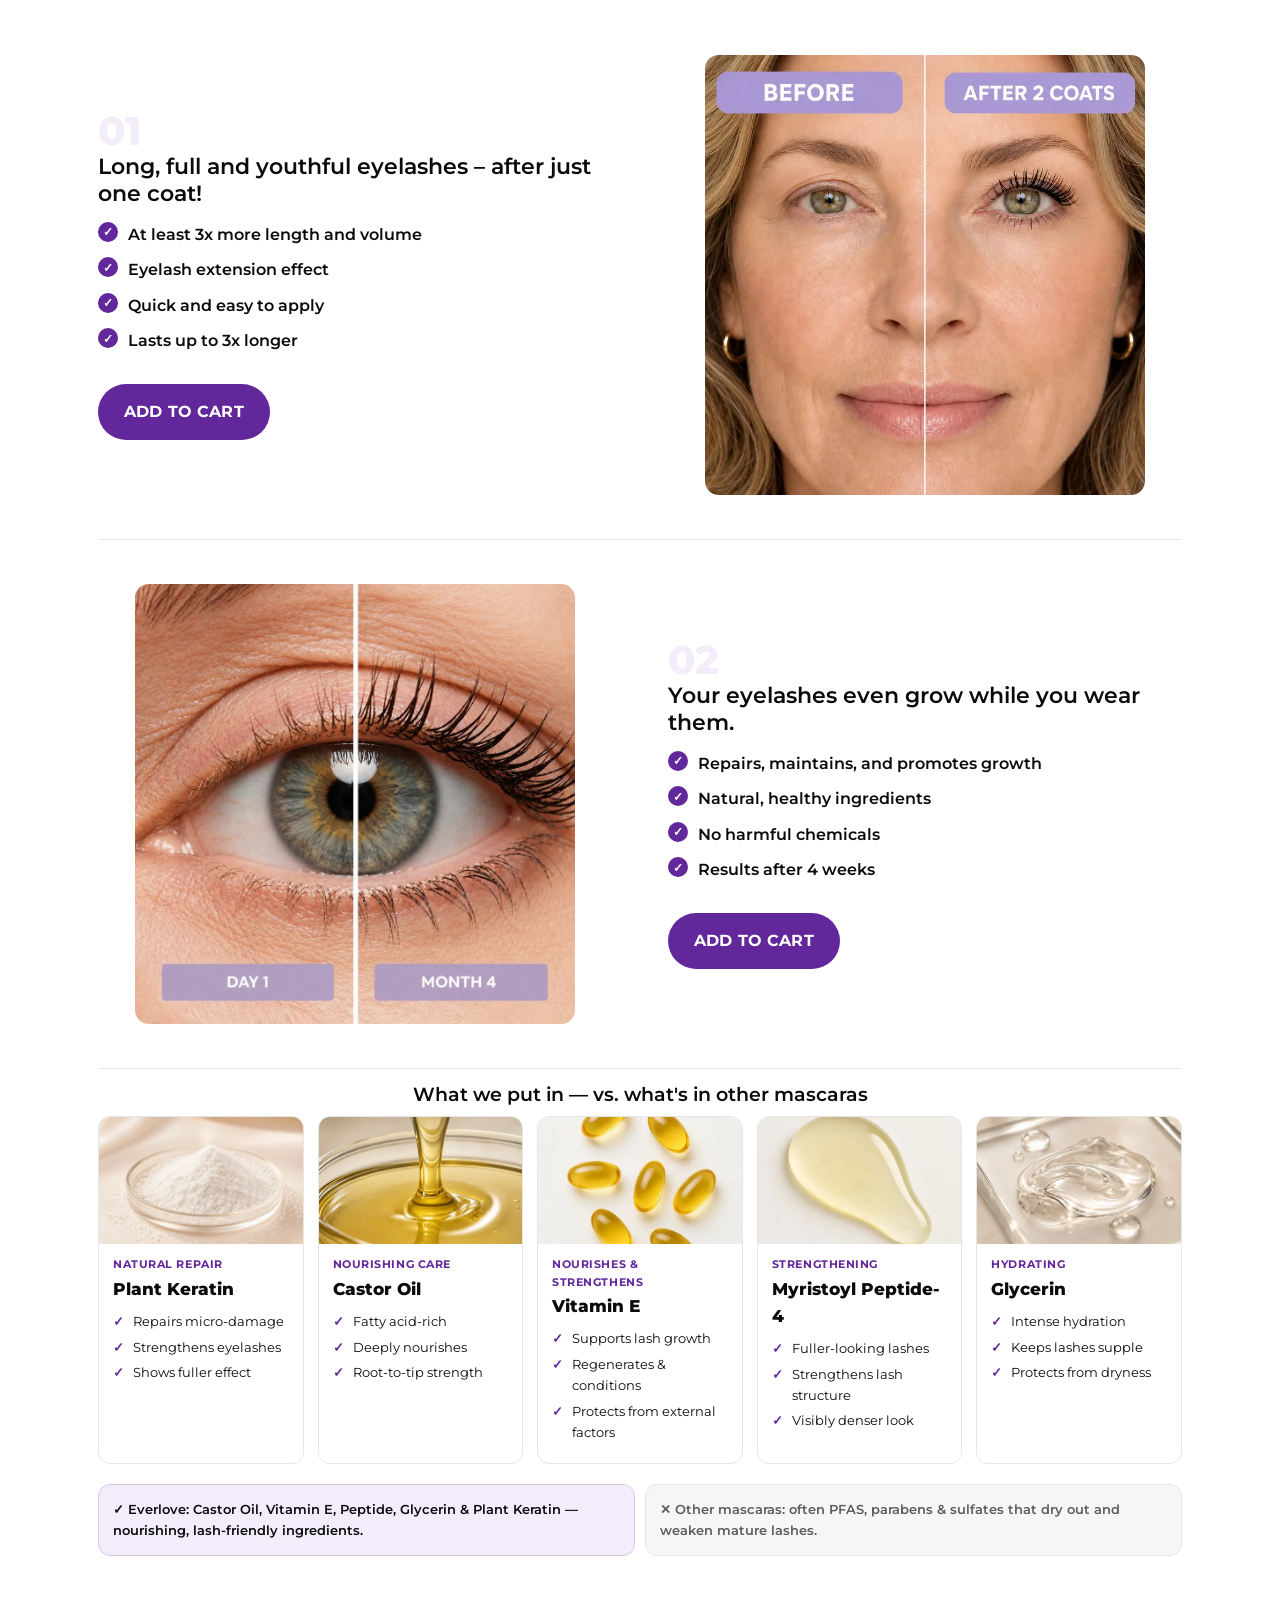
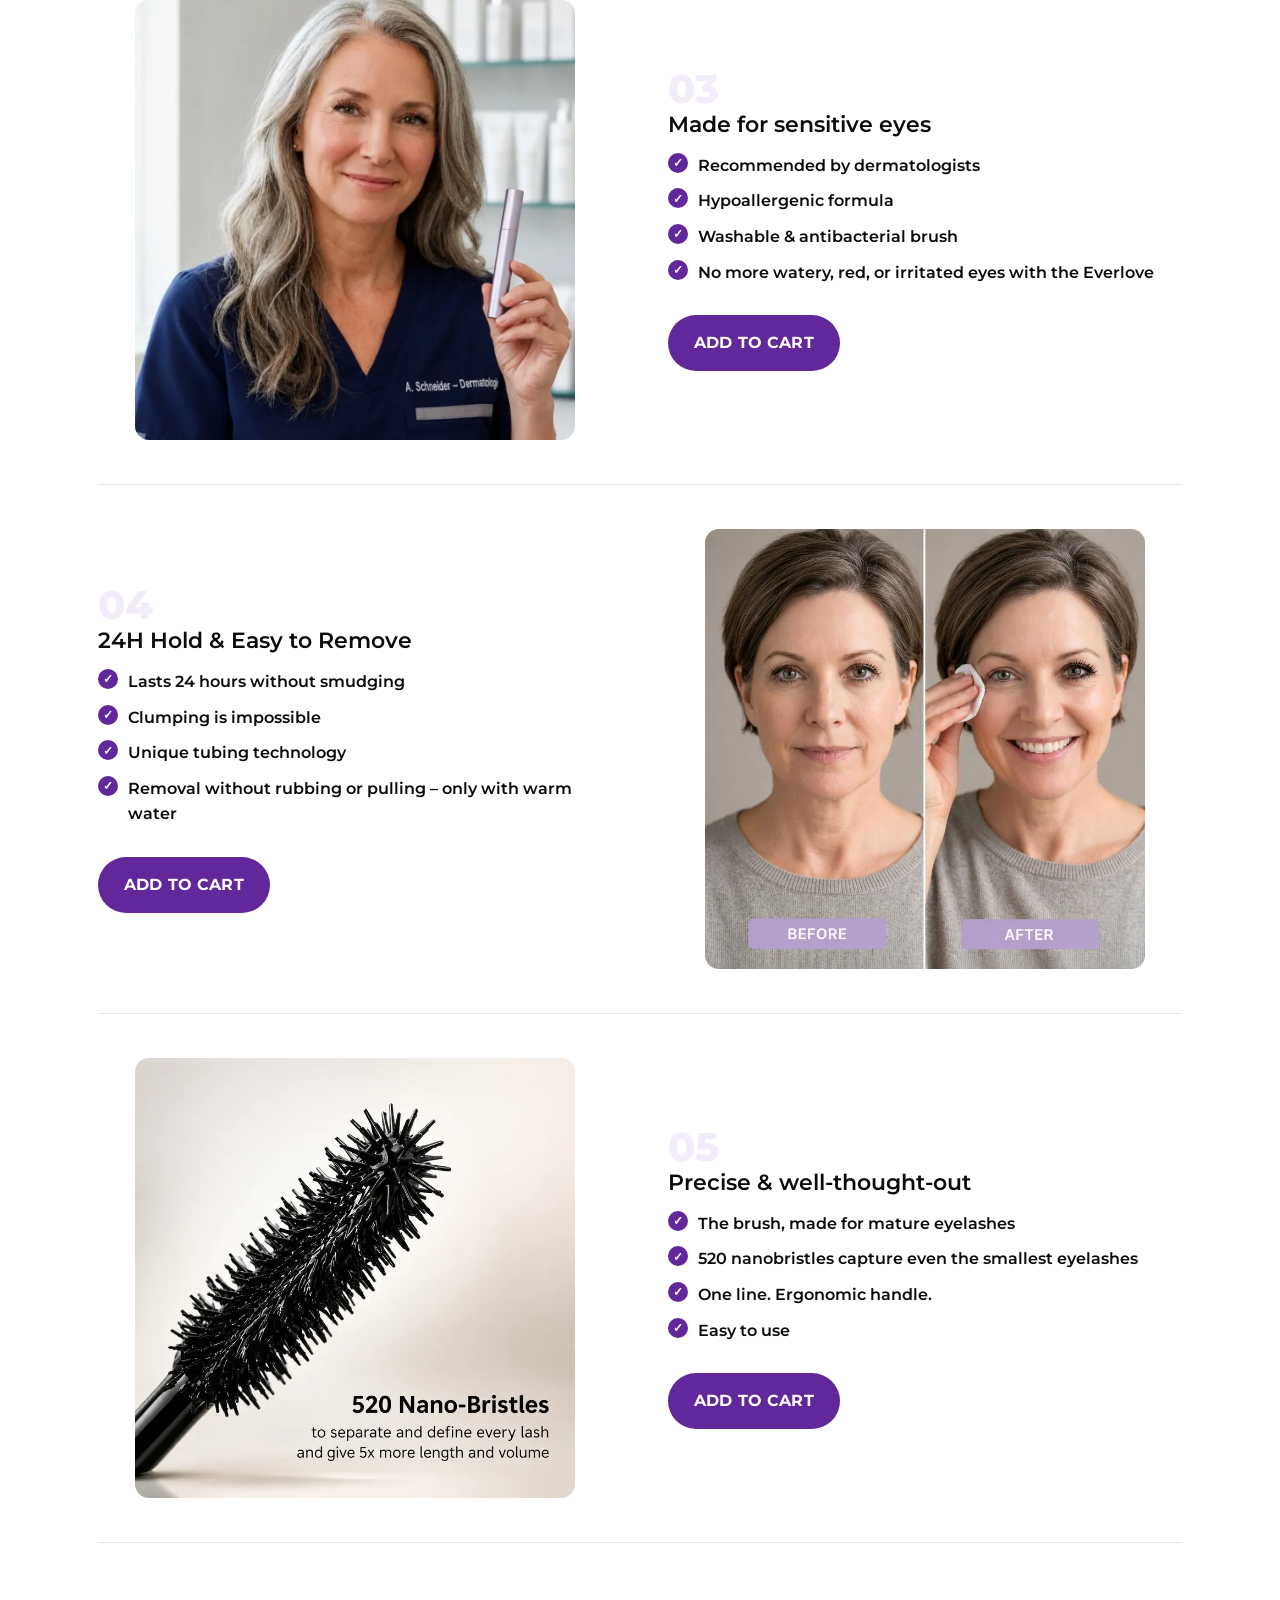
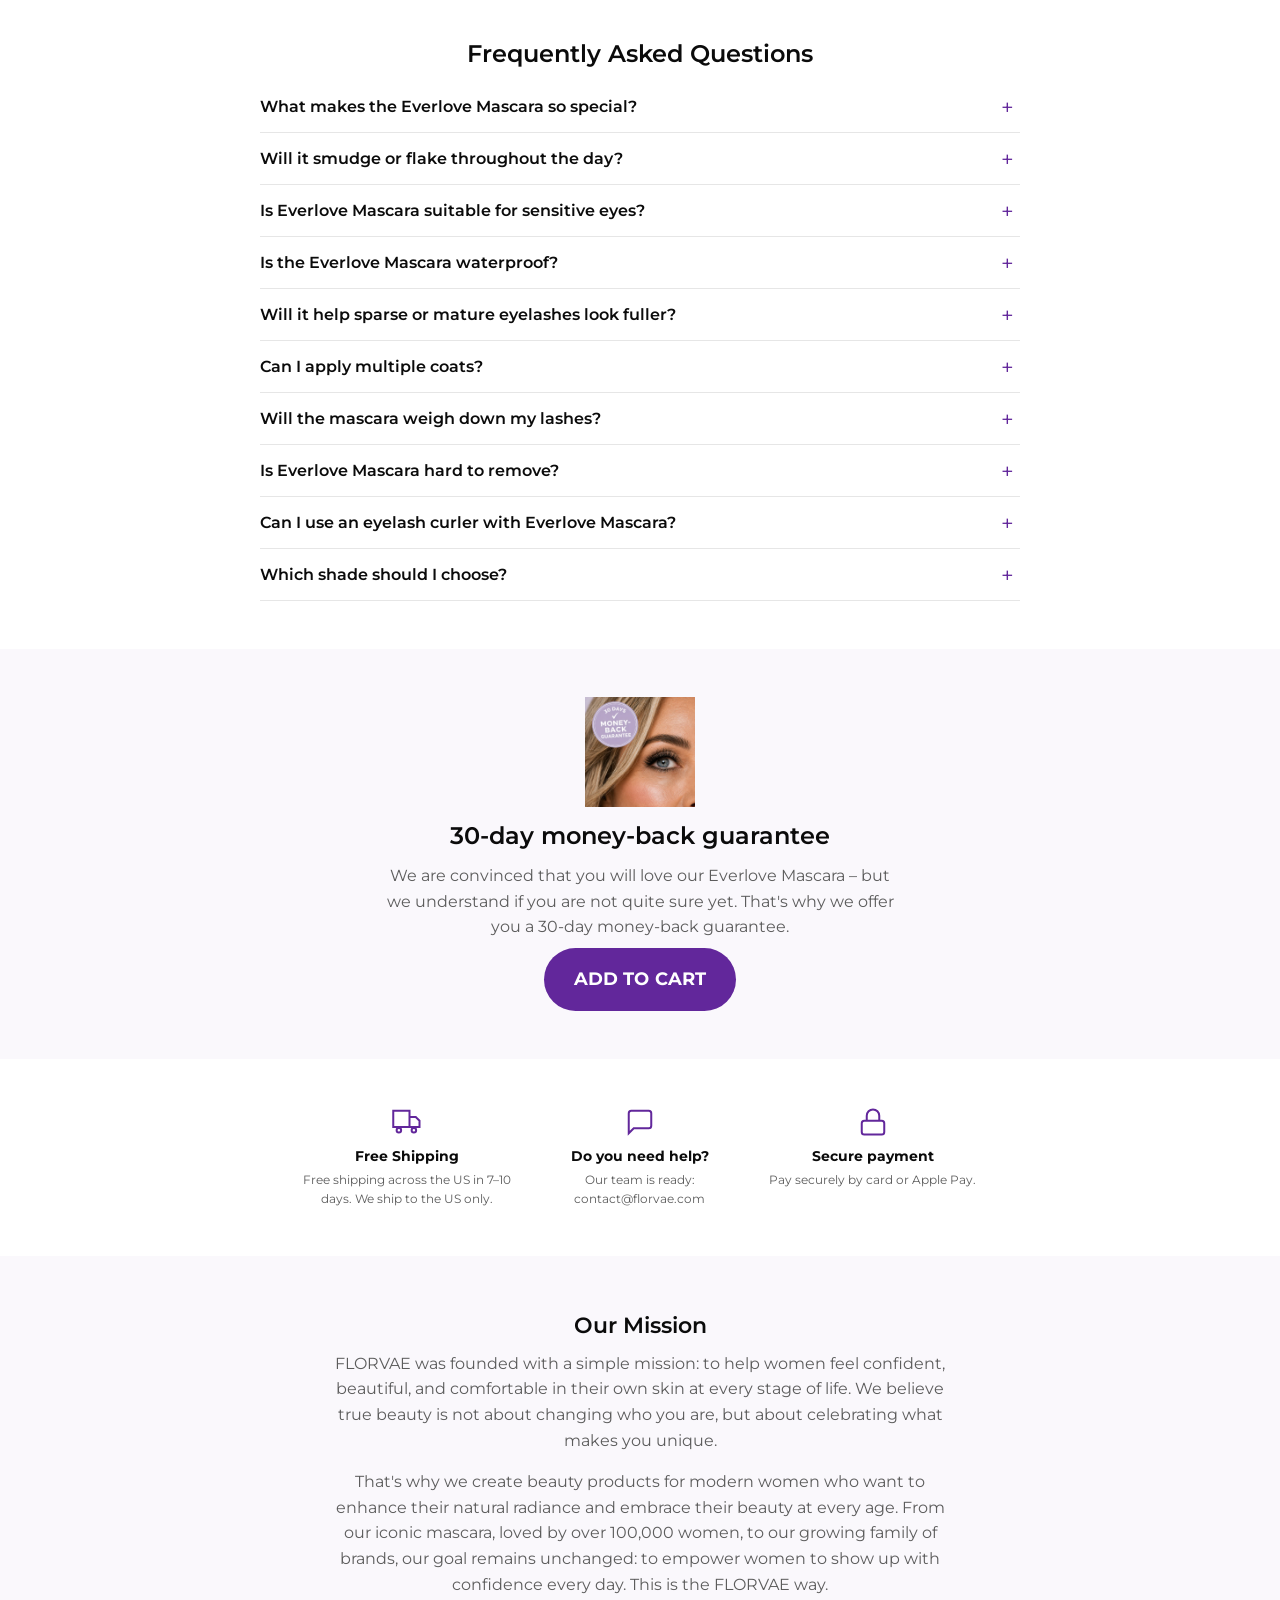
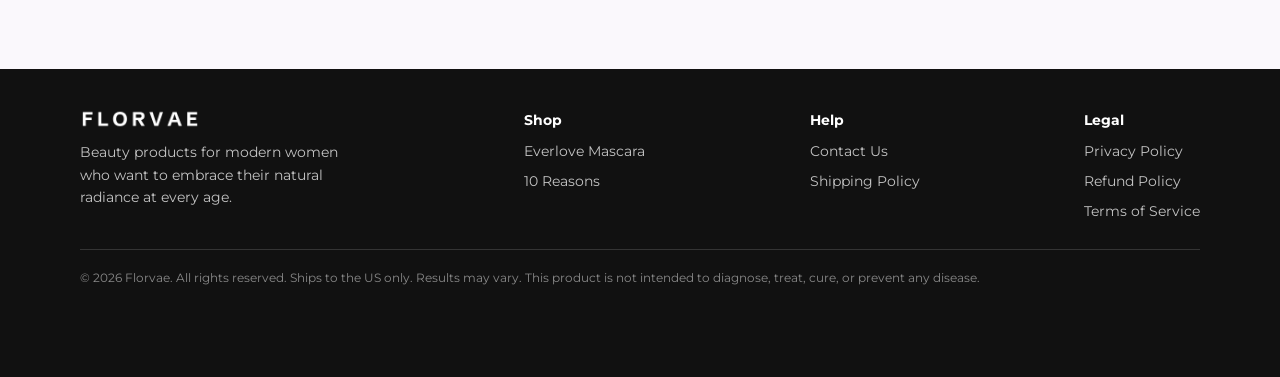
<file: everlove/buy/index.html>
<!DOCTYPE html>
<html lang="en">
<head>
  <meta charset="utf-8">
  <meta name="viewport" content="width=device-width, initial-scale=1">

  <!-- SEO (mirrored from source product page) -->
  <title>Everlove Mascara - For Mature Lashes</title>
  <meta name="description" content="Everlove Mascara for mature lashes: up to 5x more length and volume, no clumping, no irritation. Water-resistant tubing formula that removes with warm water. 30-day money-back guarantee.">
  <link rel="canonical" href="https://florvae.com/everlove/buy/">

  <!-- Open Graph -->
  <meta property="og:type" content="product">
  <meta property="og:title" content="Everlove Mascara - For Mature Lashes">
  <meta property="og:description" content="The only mascara truly made for mature lashes. Up to 5x more length &amp; volume, no irritation.">
  <meta property="og:image" content="https://florvae.com/assets/everlove/sp-gallery-1.webp">
  <meta property="og:url" content="https://florvae.com/everlove/buy/">

  <!-- PINTEREST_VERIFICATION -->

  <link rel="icon" href="/assets/everlove/florvae-logo.webp">
  <link rel="preconnect" href="https://fonts.googleapis.com">
  <link rel="preconnect" href="https://fonts.gstatic.com" crossorigin>
  <link href="https://fonts.googleapis.com/css2?family=Montserrat:wght@400;500;600;700;800&display=swap" rel="stylesheet">
  <link rel="stylesheet" href="/_shared/base.css">

  <!-- =============================================================
       SECTION: page-specific styles (sales page)
       ============================================================= -->
  <style>
    .buybox { display: grid; grid-template-columns: 1fr; gap: 26px; padding-top: 24px; }
    @media (min-width: 900px) { .buybox { grid-template-columns: 1fr 1fr; gap: 44px; align-items: start; } }

    /* gallery */
    .gallery__main { border-radius: var(--radius-lg); overflow: hidden; background: var(--bg-soft); }
    .gallery__main img { width: 100%; aspect-ratio: 1/1; object-fit: cover; }
    .gallery__thumbs { display: grid; grid-template-columns: repeat(5, 1fr); gap: 8px; margin-top: 8px; }
    .gallery__thumbs button { border: 2px solid transparent; border-radius: 8px; overflow: hidden; padding: 0; background: var(--bg-soft); }
    .gallery__thumbs button.is-active { border-color: var(--accent); }
    .gallery__thumbs img { aspect-ratio: 1/1; object-fit: cover; }
    @media (min-width: 900px) { .gallery { position: sticky; top: 76px; } }

    /* product info */
    .rating-row { display: flex; align-items: center; gap: 8px; font-size: 13px; color: var(--muted); }
    .prod-title { font-size: 26px; font-weight: 800; margin: 8px 0 10px; }
    .price-row { display: flex; align-items: center; gap: 10px; flex-wrap: wrap; margin-bottom: 8px; }
    .price-now { font-size: 30px; font-weight: 800; color: var(--ink); }
    .price-was { font-size: 18px; color: var(--muted); text-decoration: line-through; }
    .urgency { background: #fff4e5; border: 1px solid #f5d9a8; color: #8a5a00; border-radius: 8px; padding: 10px 12px; font-size: 13px; font-weight: 600; margin: 12px 0; }

    /* 3 benefit icons */
    .benefits3 { display: grid; grid-template-columns: repeat(3,1fr); gap: 10px; text-align: center; margin: 18px 0; }
    .benefits3 img { width: 34px; height: 34px; margin: 0 auto 6px; object-fit: contain; }
    .benefits3 span { font-size: 12px; font-weight: 600; line-height: 1.35; display: block; }

    /* variant selector */
    .opt-label { font-size: 12px; font-weight: 700; letter-spacing: .08em; text-transform: uppercase; color: var(--muted); margin: 16px 0 8px; }
    .swatches { display: flex; gap: 10px; }
    .swatch { display: flex; align-items: center; gap: 8px; border: 2px solid var(--line); border-radius: 10px; padding: 9px 14px; font-weight: 600; font-size: 14px; background: #fff; }
    .swatch .dot { width: 18px; height: 18px; border-radius: 50%; border: 1px solid rgba(0,0,0,.15); }
    .swatch.is-active { border-color: var(--accent); background: var(--accent-tint); }
    .colors { display: grid; gap: 12px; margin-bottom: 18px; }
    .prod-info [data-add-to-cart] { margin-top: 6px; }
    /* no sticky bar on this page -> reclaim the mobile bottom padding from base.css */
    @media (max-width: 767px) { body { padding-bottom: 0; } }
    .color-item__label { font-size: 13px; font-weight: 700; margin-bottom: 6px; }

    /* bundle */
    .bundles { display: grid; gap: 10px; margin: 14px 0; }
    .bundle { position: relative; border: 2px solid var(--line); border-radius: 12px; padding: 14px 14px 14px 44px; cursor: pointer; }
    .bundle::before { content: ""; position: absolute; left: 14px; top: 50%; transform: translateY(-50%); width: 18px; height: 18px; border-radius: 50%; border: 2px solid #bbb; }
    .bundle.is-active { border-color: var(--accent); background: var(--accent-tint); }
    .bundle.is-active::before { border-color: var(--accent); background: radial-gradient(var(--accent) 40%, transparent 45%); }
    .bundle__row { display: flex; justify-content: space-between; align-items: baseline; gap: 8px; flex-wrap: wrap; }
    .bundle__name { font-weight: 700; display: inline-flex; align-items: center; gap: 8px; flex-wrap: wrap; }
    /* on phones, stack name over price so nothing gets squeezed/wrapped awkwardly */
    @media (max-width: 767px) {
      .bundle { padding: 13px 14px 13px 40px; }
      .bundle__row { flex-direction: column; align-items: flex-start; gap: 4px; }
      .bundle__price { font-size: 15px; }
    }
    .bundle__tag { font-size: 11px; font-weight: 700; color: #fff; background: var(--accent); border-radius: 999px; padding: 2px 8px; }
    .bundle__price { font-weight: 800; }
    .bundle__price s { color: var(--muted); font-weight: 500; font-size: 13px; margin-left: 4px; }
    .bundle__perks { font-size: 12px; color: var(--accent-dark); margin-top: 6px; font-weight: 600; }

    /* payments */
    .payments { display: flex; flex-wrap: wrap; gap: 6px; justify-content: center; margin: 12px 0 4px; }
    .payments .pay { font-size: 10px; font-weight: 800; letter-spacing: .03em; color: #555; background: #fff; border: 1px solid var(--line); border-radius: 5px; padding: 4px 7px; }

    /* trust badges */
    .trust-badges { display: grid; grid-template-columns: repeat(3,1fr); gap: 12px; text-align: center; margin: 20px 0; padding: 16px 0; border-top: 1px solid var(--line); border-bottom: 1px solid var(--line); }
    .trust-badges img { height: 46px; margin: 0 auto 6px; object-fit: contain; }
    .trust-badges span { font-size: 12px; font-weight: 600; }

    /* reviews */
    .reviews { display: grid; grid-template-columns: 1fr; gap: 16px; }
    @media (min-width: 700px) { .reviews { grid-template-columns: repeat(2,1fr); } }
    .review { display: flex; gap: 12px; background: var(--bg-soft); border-radius: 12px; padding: 14px; }
    .review img { width: 60px; height: 60px; border-radius: 50%; object-fit: cover; flex: none; }
    .review .name { font-weight: 700; font-size: 14px; }
    .review .stars { font-size: 13px; }
    .review p { font-size: 13px; margin: 4px 0 0; color: #333; }

    /* cross-sell */
    .cross { display: grid; grid-template-columns: repeat(3,1fr); gap: 14px; }
    .cross__card { border: 1px solid var(--line); border-radius: 12px; padding: 12px; text-align: center; }
    .cross__card img { border-radius: 8px; aspect-ratio: 1/1; object-fit: cover; margin-bottom: 8px; }
    .cross__name { font-size: 13px; font-weight: 700; min-height: 34px; }
    .cross__price { font-size: 14px; font-weight: 700; margin: 4px 0 8px; }
    .cross__price s { color: var(--muted); font-weight: 500; font-size: 12px; }
    .cross__card .btn { font-size: 12px; padding: 9px 12px; width: 100%; }
    @media (max-width: 560px) { .cross { grid-template-columns: 1fr; } .cross__card { display: grid; grid-template-columns: 90px 1fr; gap: 12px; text-align: left; align-items: center; } .cross__card img { margin: 0; } }

    /* numbered benefit blocks */
    .bblock { padding: 26px 0; border-bottom: 1px solid var(--line); }
    .bblock__num { font-size: 40px; font-weight: 800; color: var(--accent-tint); line-height: 1; }
    .bblock h3 { font-size: 22px; margin: 2px 0 14px; }
    .bblock__img { border-radius: var(--radius-lg); overflow: hidden; margin-bottom: 16px; }
    .bblock .btn { margin-top: 10px; }
    .feature-list { list-style: none; padding: 0; margin: 0 0 16px; }
    .feature-list li { position: relative; padding-left: 30px; margin-bottom: 10px; font-weight: 600; }
    .feature-list li::before { content: "✓"; position: absolute; left: 0; top: 0; width: 20px; height: 20px; background: var(--accent); color: #fff; border-radius: 50%; font-size: 12px; display: flex; align-items: center; justify-content: center; }
    @media (min-width: 768px) {
      .bblock { display: grid; grid-template-columns: 1fr 1fr; gap: 56px; align-items: center; padding: 44px 0; }
      .bblock__media { order: 2; }
      .bblock:nth-child(even) .bblock__media { order: 0; }
      .bblock__img { margin: 0 auto; max-width: 440px; }
      .bblock .btn { margin-top: 14px; }
      .section { padding: 48px 0; }
      .prod-info { padding-left: 8px; }   /* a little breathing room from the gallery */
    }

    /* ingredient comparison */
    .ing-head { text-align: center; }
    .ing-cols { display: grid; grid-template-columns: 1fr; gap: 12px; }
    .ing-grid { display: grid; grid-template-columns: repeat(auto-fit,minmax(180px,1fr)); gap: 14px; }
    .ing-card { border: 1px solid var(--line); border-radius: 12px; overflow: hidden; background: #fff; }
    .ing-card img { aspect-ratio: 16/10; object-fit: cover; }
    .ing-card__body { padding: 12px 14px 16px; }
    .ing-card__cat { font-size: 11px; font-weight: 700; letter-spacing: .05em; text-transform: uppercase; color: var(--accent); }
    .ing-card__name { font-size: 17px; font-weight: 800; margin: 2px 0 8px; }
    .ing-card ul { list-style: none; padding: 0; margin: 0; }
    .ing-card li { position: relative; padding-left: 20px; font-size: 13px; margin-bottom: 5px; }
    .ing-card li::before { content: "✓"; position: absolute; left: 0; color: var(--accent); font-weight: 800; }
    .ing-compare { display: flex; gap: 10px; justify-content: center; margin-top: 20px; flex-wrap: wrap; }
    .ing-compare div { flex: 1 1 200px; border-radius: 12px; padding: 14px; font-weight: 600; font-size: 13px; }
    .ing-compare .in { background: var(--accent-tint); border: 1px solid #dcc7ef; }
    .ing-compare .out { background: #f6f6f6; border: 1px solid var(--line); color: var(--muted); }

    /* FAQ accordion */
    .faq { max-width: 760px; margin: 0 auto; }
    .faq__item { border-bottom: 1px solid var(--line); }
    .faq__q { width: 100%; background: none; border: none; text-align: left; font-family: inherit; font-size: 16px; font-weight: 600; padding: 16px 34px 16px 0; position: relative; color: var(--ink); }
    .faq__q::after { content: "+"; position: absolute; right: 6px; top: 50%; transform: translateY(-50%); font-size: 22px; color: var(--accent); font-weight: 400; }
    .faq__item.is-open .faq__q::after { content: "–"; }
    .faq__a { max-height: 0; overflow: hidden; transition: max-height .3s ease; }
    .faq__a p { padding: 0 0 16px; margin: 0; color: #444; font-size: 15px; }

    /* guarantee */
    .guarantee { background: var(--bg-soft); text-align: center; }
    .guarantee img { width: 110px; margin: 0 auto 14px; }

    /* bottom trust row */
    .trust-row { display: grid; grid-template-columns: repeat(3,1fr); gap: 14px; text-align: center; }
    .trust-row svg { width: 30px; height: 30px; stroke: var(--accent); margin: 0 auto 8px; display: block; fill: none; stroke-width: 1.6; }
    .trust-row strong { display: block; font-size: 14px; margin-bottom: 3px; }
    .trust-row p { font-size: 12px; color: var(--muted); margin: 0; }
    @media (max-width: 560px) { .benefits3 span { font-size: 11px; } }
  </style>
</head>
<body>

  <!-- ============================================================
       PayFresco / TagadaPay checkout mapping (Florvae store).
       "Add to Cart" builds a checkout/init link from the shopper's
       chosen shade(s) + quantity and redirects to the hosted checkout
       at checkout.florvae.com. Product: Everlove Mascara.
       NOTE ON THE 2-PACK: each mascara is priced $29.95, so a 2-pack
       goes to checkout as two $29.95 line items ($59.90) UNLESS a
       "2 units = $39.95" promotion is applied in PayFresco. Set/confirm
       that promotion in PayFresco so the 2-pack charges $39.95.
       ============================================================ -->
  <script>
    window.PAYFRESCO = {
      base: "https://app.tagadapay.com/api/public/v1/checkout/init",
      storeId: "store_9aefd1aa58ca",
      funnelId: "funnelv2_93cdac4eb520",
      checkoutUrl: "https://checkout.florvae.com/checkout",
      currency: "USD",
      // shade -> PayFresco variant + price ids.
      // price1 = single-unit price ($29.95). price2 = 2-pack unit price ($65 each);
      // the "Everlove 2-Pack" promo then takes -$90.05 so 2 x $65 = $130 -> $39.95,
      // making the checkout show the $130 base like the page bundle.
      variants: {
        "Intense Black": { variantId: "variant_32e20139f0cf", price1: "price_a8a54296054e", price2: "price_a2467e32808b" },
        "Balm Brown":    { variantId: "variant_a08e67406c9a", price1: "price_14d6fc7c2676", price2: "price_84c9ea0f0eb3" }
      }
    };
  </script>

  <!-- SECTION: announcement bar -->
  <div class="announce">
    <div class="announce__track">
      <div class="announce__msg">🍂 Fall Sale — Up to 60% Off</div>
      <div class="announce__msg">🚚 Free shipping across the US · 7–10 days</div>
    </div>
  </div>

  <!-- SECTION: minimal header -->
  <header class="site-header">
    <div class="site-header__inner">
      <a class="site-header__back" href="/everlove/" aria-label="Back to article">‹</a>
      <a class="site-header__logo" href="/everlove/buy/" aria-label="Everlove home">
        <img src="/assets/everlove/florvae-logo.webp" alt="Florvae" width="120" height="30">
      </a>
    </div>
  </header>

  <main class="container container--wide">

    <!-- SECTION: buy box (gallery + product info) -->
    <div class="buybox">

      <!-- gallery -->
      <div class="gallery" data-gallery>
        <div class="gallery__main">
          <img data-main src="/assets/everlove/sp-gallery-1.webp" alt="Everlove Mascara - For Mature Lashes" width="800" height="800" fetchpriority="high">
        </div>
        <div class="gallery__thumbs">
          <button data-thumb class="is-active" data-src="/assets/everlove/sp-gallery-1.webp" aria-label="View image 1"><img src="/assets/everlove/sp-gallery-1.webp" alt="" width="120" height="120"></button>
          <button data-thumb data-src="/assets/everlove/sp-gallery-2.webp" aria-label="View image 2"><img loading="lazy" src="/assets/everlove/sp-gallery-2.webp" alt="" width="120" height="120"></button>
          <button data-thumb data-src="/assets/everlove/sp-gallery-3.webp" aria-label="View image 3"><img loading="lazy" src="/assets/everlove/sp-gallery-3.webp" alt="" width="120" height="120"></button>
          <button data-thumb data-src="/assets/everlove/sp-gallery-4.webp" aria-label="View image 4"><img loading="lazy" src="/assets/everlove/sp-gallery-4.webp" alt="" width="120" height="120"></button>
          <button data-thumb data-src="/assets/everlove/sp-gallery-5.webp" aria-label="View image 5"><img loading="lazy" src="/assets/everlove/sp-gallery-5.webp" alt="" width="120" height="120"></button>
          <button data-thumb data-src="/assets/everlove/sp-gallery-6.webp" aria-label="View image 6"><img loading="lazy" src="/assets/everlove/sp-gallery-6.webp" alt="" width="120" height="120"></button>
          <button data-thumb data-src="/assets/everlove/sp-gallery-7.webp" aria-label="View image 7"><img loading="lazy" src="/assets/everlove/sp-gallery-7.webp" alt="" width="120" height="120"></button>
          <button data-thumb data-src="/assets/everlove/sp-gallery-8.webp" aria-label="View image 8"><img loading="lazy" src="/assets/everlove/sp-gallery-8.webp" alt="" width="120" height="120"></button>
          <button data-thumb data-src="/assets/everlove/sp-gallery-9.webp" aria-label="View image 9"><img loading="lazy" src="/assets/everlove/sp-gallery-9.webp" alt="" width="120" height="120"></button>
          <button data-thumb data-src="/assets/everlove/sp-gallery-10.webp" aria-label="View image 10"><img loading="lazy" src="/assets/everlove/sp-gallery-10.webp" alt="" width="120" height="120"></button>
        </div>
      </div>

      <!-- product info -->
      <div class="prod-info">
        <div class="rating-row"><span class="stars">★★★★★</span> <span>4.9 · 2,300+ verified reviews</span></div>
        <h1 class="prod-title">Everlove Mascara — For Mature Lashes</h1>
        <div class="price-row">
          <span class="price-now">$29.95</span>
          <span class="price-was">$60.00</span>
          <span class="pill">50% OFF</span>
        </div>
        <div class="urgency">⏳ Almost sold out — only a limited number from this production batch are still available.</div>

        <!-- 3 benefit icons -->
        <div class="benefits3">
          <div><img src="/assets/everlove/sp-icon-shipping.webp" alt=""><span>Free shipping across the US</span></div>
          <div><img src="/assets/everlove/sp-icon-lashes.webp" alt=""><span>Up to 5x more length &amp; volume</span></div>
          <div><img src="/assets/everlove/sp-icon-plant.webp" alt=""><span>No irritation, no panda eyes</span></div>
        </div>

        <!-- bundle selector (quantity) -->
        <div class="opt-label">While supplies last</div>
        <div class="bundles" data-bundles>
          <div class="bundle" data-bundle data-qty="1">
            <div class="bundle__row"><span class="bundle__name">1 Everlove Mascara <span class="bundle__tag">50% OFF</span></span><span class="bundle__price">$29.95 <s>$60.00</s></span></div>
          </div>
          <div class="bundle is-active" data-bundle data-qty="2">
            <div class="bundle__row"><span class="bundle__name">2 Everlove Mascaras <span class="bundle__tag">69% OFF</span></span><span class="bundle__price">$39.95 <s>$130.00</s></span></div>
            <div class="bundle__perks">Limited-Time Offer · + FREE Shipping</div>
          </div>
        </div>

        <!-- per-unit shade selector — rebuilt by JS from the chosen quantity,
             so 2 mascaras can be 2 different shades (mix Intense Black + Balm Brown) -->
        <div class="opt-label" data-colors-label>Choose your shade</div>
        <div class="colors" data-colors></div>

        <!-- add to cart -->
        <a class="btn btn--lg btn--block btn--pulse" href="#" data-add-to-cart>ADD TO CART</a>

        <!-- trust badges -->
        <div class="trust-badges">
          <div><img src="/assets/everlove/sp-badge-shipping.webp" alt="Free shipping in the US"><span>Free shipping in the US · 7–10 days</span></div>
          <div><img src="/assets/everlove/sp-badge-moneyback.webp" alt="30-day money-back guarantee"><span>30-day money-back guarantee</span></div>
          <div><img src="/assets/everlove/sp-badge-cruelty.webp" alt="Cruelty-Free Products"><span>Cruelty-Free Products</span></div>
        </div>
      </div>
    </div>

    <!-- SECTION: mini reviews -->
    <section class="section">
      <div class="reviews">
        <div class="review">
          <img loading="lazy" src="/assets/everlove/sp-review-1.webp" alt="Linda S." width="60" height="60">
          <div><div class="name">Linda S.</div><div class="stars">★★★★★</div><p>“I naturally have short, thin eyelashes, and I've never had eyelashes as long as I do now – thanks to this mascara!”</p></div>
        </div>
        <div class="review">
          <img loading="lazy" src="/assets/everlove/sp-review-2.webp" alt="Chloe N." width="60" height="60">
          <div><div class="name">Chloe N.</div><div class="stars">★★★★★</div><p>“Finally, no more irritated eyes! Application is super easy with the metal brush, no clumps, waterproof, and yet removable with warm water. Highly recommended!”</p></div>
        </div>
        <div class="review">
          <img loading="lazy" src="/assets/everlove/sp-review-3.webp" alt="Lois P." width="60" height="60">
          <div><div class="name">Lois P.</div><div class="stars">★★★★★</div><p>“I was skeptical at first, but thanks to the risk-free trial, I tried it. Now I don't want any other mascara – my eyelashes have never looked so beautiful!”</p></div>
        </div>
        <div class="review">
          <img loading="lazy" src="/assets/everlove/sp-review-4.webp" alt="Marge S." width="60" height="60">
          <div><div class="name">Marge S.</div><div class="stars">★★★★★</div><p>“I never would have thought that a mascara could make such a difference! Luckily, I was able to test it risk-free – now I'm thrilled and will definitely stick with it.”</p></div>
        </div>
      </div>
    </section>

    <!-- SECTION: 5 numbered benefit blocks -->
    <section class="section">
      <h2 class="center">5 reasons why Everlove completely transforms mature eyelashes</h2>
      <p class="center" style="color:var(--muted);max-width:560px;margin:0 auto 22px">Switch to the only mascara that's truly made for mature lashes.</p>

      <article class="bblock">
        <div class="bblock__media"><div class="bblock__img"><img loading="lazy" src="/assets/everlove/sp-b01.webp" alt="Long, full and youthful eyelashes – after just one coat!" width="800" height="800"></div></div>
        <div class="bblock__body">
          <div class="bblock__num">01</div>
          <h3>Long, full and youthful eyelashes – after just one coat!</h3>
          <ul class="feature-list">
            <li>At least 3x more length and volume</li>
            <li>Eyelash extension effect</li>
            <li>Quick and easy to apply</li>
            <li>Lasts up to 3x longer</li>
          </ul>
          <a class="btn" href="#" data-add-to-cart>ADD TO CART</a>
        </div>
      </article>

      <article class="bblock">
        <div class="bblock__media"><div class="bblock__img"><img loading="lazy" src="/assets/everlove/sp-b02.webp" alt="Your eyelashes even grow while you wear them." width="800" height="800"></div></div>
        <div class="bblock__body">
          <div class="bblock__num">02</div>
          <h3>Your eyelashes even grow while you wear them.</h3>
          <ul class="feature-list">
            <li>Repairs, maintains, and promotes growth</li>
            <li>Natural, healthy ingredients</li>
            <li>No harmful chemicals</li>
            <li>Results after 4 weeks</li>
          </ul>
          <a class="btn" href="#" data-add-to-cart>ADD TO CART</a>
        </div>
      </article>

      <!-- SECTION: ingredient comparison (What we put in) -->
      <div class="ing-head">
        <h3 style="margin-top:14px">What we put in — vs. what's in other mascaras</h3>
      </div>
      <div class="ing-grid">
        <div class="ing-card">
          <img loading="lazy" src="/assets/everlove/sp-ing-keratin.webp" alt="Plant Keratin" width="300" height="188">
          <div class="ing-card__body"><div class="ing-card__cat">Natural Repair</div><div class="ing-card__name">Plant Keratin</div>
            <ul><li>Repairs micro-damage</li><li>Strengthens eyelashes</li><li>Shows fuller effect</li></ul></div>
        </div>
        <div class="ing-card">
          <img loading="lazy" src="/assets/everlove/sp-ing-peptide.webp" alt="Castor Oil" width="300" height="188">
          <div class="ing-card__body"><div class="ing-card__cat">Nourishing Care</div><div class="ing-card__name">Castor Oil</div>
            <ul><li>Fatty acid-rich</li><li>Deeply nourishes</li><li>Root-to-tip strength</li></ul></div>
        </div>
        <div class="ing-card">
          <img loading="lazy" src="/assets/everlove/sp-ing-glycerin.webp" alt="Vitamin E" width="300" height="188">
          <div class="ing-card__body"><div class="ing-card__cat">Nourishes &amp; Strengthens</div><div class="ing-card__name">Vitamin E</div>
            <ul><li>Supports lash growth</li><li>Regenerates &amp; conditions</li><li>Protects from external factors</li></ul></div>
        </div>
        <div class="ing-card">
          <img loading="lazy" src="/assets/everlove/sp-ing-castor.webp" alt="Myristoyl Peptide-4" width="300" height="188">
          <div class="ing-card__body"><div class="ing-card__cat">Strengthening</div><div class="ing-card__name">Myristoyl Peptide-4</div>
            <ul><li>Fuller-looking lashes</li><li>Strengthens lash structure</li><li>Visibly denser look</li></ul></div>
        </div>
        <div class="ing-card">
          <img loading="lazy" src="/assets/everlove/sp-ing-extra.webp" alt="Glycerin" width="300" height="188">
          <div class="ing-card__body"><div class="ing-card__cat">Hydrating</div><div class="ing-card__name">Glycerin</div>
            <ul><li>Intense hydration</li><li>Keeps lashes supple</li><li>Protects from dryness</li></ul></div>
        </div>
      </div>
      <div class="ing-compare">
        <div class="in">✓ Everlove: Castor Oil, Vitamin E, Peptide, Glycerin &amp; Plant Keratin — nourishing, lash-friendly ingredients.</div>
        <div class="out">✕ Other mascaras: often PFAS, parabens &amp; sulfates that dry out and weaken mature lashes.</div>
      </div>

      <article class="bblock">
        <div class="bblock__media"><div class="bblock__img"><img loading="lazy" src="/assets/everlove/sp-b03.webp" alt="Made for sensitive eyes" width="800" height="800"></div></div>
        <div class="bblock__body">
          <div class="bblock__num">03</div>
          <h3>Made for sensitive eyes</h3>
          <ul class="feature-list">
            <li>Recommended by dermatologists</li>
            <li>Hypoallergenic formula</li>
            <li>Washable &amp; antibacterial brush</li>
            <li>No more watery, red, or irritated eyes with the Everlove</li>
          </ul>
          <a class="btn" href="#" data-add-to-cart>ADD TO CART</a>
        </div>
      </article>

      <article class="bblock">
        <div class="bblock__media"><div class="bblock__img"><img loading="lazy" src="/assets/everlove/sp-b04.webp" alt="24H Hold & Easy to Remove" width="800" height="800"></div></div>
        <div class="bblock__body">
          <div class="bblock__num">04</div>
          <h3>24H Hold &amp; Easy to Remove</h3>
          <ul class="feature-list">
            <li>Lasts 24 hours without smudging</li>
            <li>Clumping is impossible</li>
            <li>Unique tubing technology</li>
            <li>Removal without rubbing or pulling – only with warm water</li>
          </ul>
          <a class="btn" href="#" data-add-to-cart>ADD TO CART</a>
        </div>
      </article>

      <article class="bblock">
        <div class="bblock__media"><div class="bblock__img"><img loading="lazy" src="/assets/everlove/sp-b05.webp" alt="Precise & well-thought-out" width="800" height="800"></div></div>
        <div class="bblock__body">
          <div class="bblock__num">05</div>
          <h3>Precise &amp; well-thought-out</h3>
          <ul class="feature-list">
            <li>The brush, made for mature eyelashes</li>
            <li>520 nanobristles capture even the smallest eyelashes</li>
            <li>One line. Ergonomic handle.</li>
            <li>Easy to use</li>
          </ul>
          <a class="btn" href="#" data-add-to-cart>ADD TO CART</a>
        </div>
      </article>
    </section>

    <!-- SECTION: FAQ -->
    <section class="section">
      <h2 class="center">Frequently Asked Questions</h2>
      <div class="faq" data-faq>
        <div class="faq__item"><button class="faq__q">What makes the Everlove Mascara so special?</button><div class="faq__a"><p>Everlove Mascara was specially developed for mature eyelashes with a lightweight tubing formula that coats each lash individually. The precision brush helps separate lashes while adding length and volume, leaving them defined, lifted, and naturally elegant without clumps or heaviness.</p></div></div>
        <div class="faq__item"><button class="faq__q">Will it smudge or flake throughout the day?</button><div class="faq__a"><p>Everlove Mascara is designed to stay in place from morning to evening. Its tubing technology wraps each lash in tiny flexible tubes that resist smudging, flaking, humidity, and light moisture while remaining comfortable to wear.</p></div></div>
        <div class="faq__item"><button class="faq__q">Is Everlove Mascara suitable for sensitive eyes?</button><div class="faq__a"><p>Yes. The formula is gentle on the eyes and suitable for sensitive eyes and contact lens wearers. It is free from parabens and formulated for comfortable daily wear. If irritation occurs, discontinue use and consult a healthcare professional.</p></div></div>
        <div class="faq__item"><button class="faq__q">Is the Everlove Mascara waterproof?</button><div class="faq__a"><p>No. Everlove Mascara is not waterproof—it is water-resistant. We intentionally chose a water-resistant formula because waterproof mascaras can be more difficult to remove and may require excessive rubbing, which can be harsh on mature lashes. Everlove stays in place throughout the day and resists sweat, humidity, light rain, and watery eyes, while still removing easily with warm water for a gentler cleansing experience.</p></div></div>
        <div class="faq__item"><button class="faq__q">Will it help sparse or mature eyelashes look fuller?</button><div class="faq__a"><p>Yes. Everlove Mascara was developed specifically for mature, fine, and sparse lashes. Its ultra-slim precision brush features over 520 nano-bristles, allowing it to reach and coat even the shortest, finest lashes that many traditional brushes miss. The nano-bristles help separate and define each lash individually while evenly distributing the lightweight formula from root to tip.</p></div></div>
        <div class="faq__item"><button class="faq__q">Can I apply multiple coats?</button><div class="faq__a"><p>Absolutely. The buildable formula allows you to layer additional coats for more length and volume while helping lashes remain separated and defined. For best results, apply the next coat before the previous one has fully dried.</p></div></div>
        <div class="faq__item"><button class="faq__q">Will the mascara weigh down my lashes?</button><div class="faq__a"><p>No. Everlove Mascara features a lightweight tubing formula that lifts and defines lashes without making them feel heavy. Your lashes stay comfortable, flexible, and naturally lifted all day long.</p></div></div>
        <div class="faq__item"><button class="faq__q">Is Everlove Mascara hard to remove?</button><div class="faq__a"><p>No. Everlove Mascara is designed to stay in place all day thanks to its advanced tubing formula, yet it removes effortlessly with just warm water. Instead of smudging, the tubes gently slide off your lashes without the need for harsh rubbing or oil-based removers. This makes removal especially gentle on mature, delicate lashes.</p></div></div>
        <div class="faq__item"><button class="faq__q">Can I use an eyelash curler with Everlove Mascara?</button><div class="faq__a"><p>Yes. If you'd like a more curled lash look, you can use an eyelash curler before applying Everlove Mascara. Curling your lashes first helps enhance lift and creates a more defined, wide-awake appearance. To help protect your lashes, always use the curler before applying mascara.</p></div></div>
        <div class="faq__item"><button class="faq__q">Which shade should I choose?</button><div class="faq__a"><p>Both shades deliver the same length, volume, and water-resistant performance—the only difference is the color. Intense Black creates a bold, dramatic look with maximum definition, while Balm Brown offers a softer, more natural finish that's especially flattering for fair complexions, blonde or gray hair, and everyday wear.</p></div></div>
      </div>
    </section>
  </main>

  <!-- SECTION: guarantee -->
  <section class="section guarantee">
    <div class="container">
      <img loading="lazy" src="/assets/everlove/sp-moneyback-eyes.webp" alt="30-day money-back guarantee">
      <h2>30-day money-back guarantee</h2>
      <p style="max-width:520px;margin:0 auto 8px;color:var(--muted)">We are convinced that you will love our Everlove Mascara – but we understand if you are not quite sure yet. That's why we offer you a 30-day money-back guarantee.</p>
      <a class="btn btn--lg" href="#" data-add-to-cart>ADD TO CART</a>
    </div>
  </section>

  <!-- SECTION: bottom trust row -->
  <section class="section">
    <div class="container">
      <div class="trust-row">
        <div>
          <svg viewBox="0 0 24 24"><path d="M1 3h13v13H1zM14 8h5l3 3v5h-8z"/><circle cx="5.5" cy="18.5" r="1.8"/><circle cx="17.5" cy="18.5" r="1.8"/></svg>
          <strong>Free Shipping</strong><p>Free shipping across the US in 7–10 days. We ship to the US only.</p>
        </div>
        <div>
          <svg viewBox="0 0 24 24"><path d="M21 15a2 2 0 0 1-2 2H7l-4 4V5a2 2 0 0 1 2-2h14a2 2 0 0 1 2 2z"/></svg>
          <strong>Do you need help?</strong><p>Our team is ready: contact@florvae.com</p>
        </div>
        <div>
          <svg viewBox="0 0 24 24"><rect x="3" y="11" width="18" height="11" rx="2"/><path d="M7 11V7a5 5 0 0 1 10 0v4"/></svg>
          <strong>Secure payment</strong><p>Pay securely by card or Apple Pay.</p>
        </div>
      </div>
    </div>
  </section>

  <!-- SECTION: our mission -->
  <section class="mission">
    <h3>Our Mission</h3>
    <p>FLORVAE was founded with a simple mission: to help women feel confident, beautiful, and comfortable in their own skin at every stage of life. We believe true beauty is not about changing who you are, but about celebrating what makes you unique.</p>
    <p>That's why we create beauty products for modern women who want to enhance their natural radiance and embrace their beauty at every age. From our iconic mascara, loved by over 100,000 women, to our growing family of brands, our goal remains unchanged: to empower women to show up with confidence every day. This is the FLORVAE way.</p>
  </section>

  <!-- SECTION: footer -->
  <footer class="site-footer">
    <div class="site-footer__inner">
      <div>
        <img src="/assets/everlove/florvae-logo.webp" alt="Florvae" width="120" style="filter:brightness(0) invert(1);margin-bottom:12px">
        <p style="max-width:280px">Beauty products for modern women who want to embrace their natural radiance at every age.</p>
      </div>
      <nav aria-label="Shop"><strong style="color:#fff">Shop</strong>
        <a href="/everlove/buy/">Everlove Mascara</a><a href="/everlove/">10 Reasons</a></nav>
      <nav aria-label="Help"><strong style="color:#fff">Help</strong>
        <a href="https://florvae.com/pages/contact">Contact Us</a><a href="https://florvae.com/policies/shipping-policy">Shipping Policy</a></nav>
      <nav aria-label="Legal"><strong style="color:#fff">Legal</strong>
        <a href="https://florvae.com/policies/privacy-policy">Privacy Policy</a><a href="https://florvae.com/policies/refund-policy">Refund Policy</a><a href="https://florvae.com/policies/terms-of-service">Terms of Service</a></nav>
      <div class="site-footer__legal">© 2026 Florvae. All rights reserved. Ships to the US only. Results may vary. This product is not intended to diagnose, treat, cure, or prevent any disease.</div>
    </div>
  </footer>

  <!-- =============================================================
       SECTION: sales-page JS (variant, bundle, accordion, checkout)
       ============================================================= -->
  <script src="/_shared/gallery.js" defer></script>
  <script>
    document.addEventListener('DOMContentLoaded', function () {
      // ----- quantity + per-unit shade selection -----
      // Each mascara in the bundle gets its OWN shade picker, so a 2-pack can
      // mix Intense Black + Balm Brown. selectedColors[i] holds each unit's shade.
      var SHADES = [
        { name: 'Intense Black', dot: '#141414' },
        { name: 'Balm Brown',   dot: '#5a3a24' }
      ];
      var qty = 2;                                  // matches the default active bundle
      var selectedColors = ['Intense Black', 'Intense Black'];
      window.selectedColors = selectedColors;       // exposed for future checkout mapping
      window.getOrder = function () { return { qty: qty, shades: selectedColors.slice(0, qty) }; };

      var colorsWrap = document.querySelector('[data-colors]');
      var colorsLabel = document.querySelector('[data-colors-label]');

      function renderColors() {
        colorsLabel.textContent = qty > 1 ? 'Choose your shades' : 'Choose your shade';
        colorsWrap.innerHTML = '';
        for (var i = 0; i < qty; i++) {
          (function (idx) {
            var item = document.createElement('div');
            item.className = 'color-item';
            if (qty > 1) {
              var lbl = document.createElement('div');
              lbl.className = 'color-item__label';
              lbl.textContent = 'Mascara ' + (idx + 1);
              item.appendChild(lbl);
            }
            var row = document.createElement('div');
            row.className = 'swatches';
            SHADES.forEach(function (sh) {
              var b = document.createElement('button');
              b.type = 'button';
              b.className = 'swatch' + (selectedColors[idx] === sh.name ? ' is-active' : '');
              b.setAttribute('data-color', sh.name);
              b.innerHTML = '<span class="dot" style="background:' + sh.dot + '"></span> ' + sh.name;
              b.addEventListener('click', function () {
                selectedColors[idx] = sh.name;
                Array.prototype.forEach.call(row.children, function (c) { c.classList.remove('is-active'); });
                b.classList.add('is-active');
              });
              row.appendChild(b);
            });
            item.appendChild(row);
            colorsWrap.appendChild(item);
          })(i);
        }
      }

      // ----- bundle selector (drives quantity + number of shade pickers) -----
      var bundles = document.querySelectorAll('[data-bundle]');
      bundles.forEach(function (b) {
        b.addEventListener('click', function () {
          bundles.forEach(function (x) { x.classList.remove('is-active'); });
          b.classList.add('is-active');
          qty = parseInt(b.getAttribute('data-qty') || '1', 10);
          for (var i = 0; i < qty; i++) { if (!selectedColors[i]) selectedColors[i] = 'Intense Black'; }
          selectedColors.length = qty;               // keep prior choices, trim extras
          renderColors();
        });
      });
      renderColors();

      // ----- Add to Cart -> PayFresco/TagadaPay checkout -----
      // Builds a checkout/init link from the shopper's chosen shade(s) + quantity.
      // Same shades are merged into one line with a quantity; mixed shades become
      // separate lines (so a 2-pack can be 1 Intense Black + 1 Balm Brown).
      function buildCheckoutUrl() {
        var cfg = window.PAYFRESCO;
        var order = window.getOrder();               // { qty, shades: [...] }
        var twoPack = order.qty >= 2;                // use $65 base price for the 2-pack
        var counts = {};
        order.shades.forEach(function (s) { counts[s] = (counts[s] || 0) + 1; });
        var items = Object.keys(counts).map(function (shade) {
          var v = cfg.variants[shade];
          return { variantId: v.variantId, quantity: counts[shade], priceId: twoPack ? v.price2 : v.price1 };
        });
        var p = new URLSearchParams();
        p.set('currency', cfg.currency);
        p.set('items', JSON.stringify(items));
        p.set('storeId', cfg.storeId);
        p.set('funnelId', cfg.funnelId);
        p.set('checkoutUrl', cfg.checkoutUrl);
        p.set('includeCheckoutToken', 'checkoutToken');
        return cfg.base + '?' + p.toString();
      }
      document.querySelectorAll('[data-add-to-cart]').forEach(function (btn) {
        btn.addEventListener('click', function (e) {
          e.preventDefault();
          window.location.href = buildCheckoutUrl();
        });
      });

      // ----- FAQ accordion -----
      document.querySelectorAll('[data-faq] .faq__item').forEach(function (item) {
        var q = item.querySelector('.faq__q');
        var a = item.querySelector('.faq__a');
        q.addEventListener('click', function () {
          var open = item.classList.toggle('is-open');
          a.style.maxHeight = open ? a.scrollHeight + 'px' : '0';
        });
      });
    });
  </script>
  <!-- ANALYTICS -->
</body>
</html>
</file>
<file: _shared/base.css>
/* =============================================================
   base.css  —  shared reset + design tokens + common components
   Reused by every brand page under this domain.
   Brand accent + fonts mirror the Everlove / Facelove source.
   ============================================================= */

/* ---- Design tokens ---- */
:root {
  --accent: #62279B;          /* Everlove purple */
  --accent-dark: #4d1e7a;
  --accent-tint: #f3ecfa;
  --ink: #0b0b0b;             /* body + heading text */
  --muted: #5c5c5c;
  --line: #e6e6e6;
  --bg: #ffffff;
  --bg-soft: #faf8fc;
  --sale: #d12f2f;           /* discount red */
  --star: #f5a623;
  --radius: 8px;
  --radius-lg: 14px;
  --maxw: 720px;             /* single-column advertorial width */
  --maxw-wide: 1120px;       /* sales-page width */
  --font: 'Montserrat', -apple-system, BlinkMacSystemFont, 'Segoe UI', Roboto, Helvetica, Arial, sans-serif;
}

/* ---- Reset ---- */
*, *::before, *::after { box-sizing: border-box; }
html { -webkit-text-size-adjust: 100%; scroll-behavior: smooth; }
body {
  margin: 0;
  font-family: var(--font);
  color: var(--ink);
  background: var(--bg);
  line-height: 1.6;
  font-size: 16px;
}
img { max-width: 100%; height: auto; display: block; }
a { color: inherit; text-decoration: none; }
h1, h2, h3, h4 { font-weight: 600; line-height: 1.25; margin: 0 0 .5em; color: var(--ink); }
p { margin: 0 0 1em; }
button { font-family: inherit; cursor: pointer; }

/* ---- Layout helpers ---- */
.container { width: 100%; max-width: var(--maxw); margin: 0 auto; padding: 0 18px; }
.container--wide { max-width: var(--maxw-wide); }
.section { padding: 34px 0; }
.center { text-align: center; }

/* ---- Announcement bar (rotating messages) ---- */
.announce {
  background: var(--accent);
  color: #fff;
  font-size: 13px;
  font-weight: 500;
  text-align: center;
  overflow: hidden;
  height: 38px;
}
.announce__track { display: flex; height: 100%; }
.announce__msg {
  min-width: 100%;
  display: flex; align-items: center; justify-content: center;
  gap: 8px;
  animation: announce 8s linear infinite;
}
.announce__msg:nth-child(2) { animation-delay: 4s; }
@keyframes announce {
  0%, 45% { opacity: 1; }
  50%, 95% { opacity: 0; }
  100% { opacity: 1; }
}

/* ---- Minimal header ---- */
.site-header {
  border-bottom: 1px solid var(--line);
  background: #fff;
  position: sticky; top: 0; z-index: 40;
}
.site-header__inner {
  display: flex; align-items: center; justify-content: center;
  padding: 12px 18px; position: relative;
}
.site-header__logo img { height: 30px; width: auto; }
.site-header__back {
  position: absolute; left: 18px; top: 50%; transform: translateY(-50%);
  font-size: 20px; color: var(--ink);
}

/* ---- Countdown / offer bar ---- */
.offerbar {
  background: var(--accent-tint);
  border-bottom: 1px solid var(--line);
  text-align: center;
  padding: 12px 18px;
}
.offerbar__label { font-size: 13px; font-weight: 600; letter-spacing: .04em; text-transform: uppercase; color: var(--accent-dark); }
.countdown {
  display: inline-flex; align-items: center; gap: 6px;
  font-variant-numeric: tabular-nums;
  font-weight: 700; font-size: 26px; color: var(--ink);
  margin: 4px 0 8px;
}
.countdown span[data-cd] {
  background: var(--ink); color: #fff; border-radius: 6px;
  padding: 4px 8px; min-width: 42px; display: inline-block; text-align: center;
}
.countdown .sep { color: var(--ink); font-weight: 700; }

/* ---- Buttons ---- */
.btn {
  display: inline-block; text-align: center;
  background: var(--accent); color: #fff;
  font-weight: 700; font-size: 16px;
  padding: 15px 26px; border: none; border-radius: 999px;
  transition: background .15s ease, transform .05s ease;
  letter-spacing: .01em;
}
.btn:hover { background: var(--accent-dark); }
.btn:active { transform: translateY(1px); }
.btn--block { display: block; width: 100%; }
.btn--lg { font-size: 18px; padding: 17px 30px; }
.btn--pulse { animation: pulse 1.8s ease-in-out infinite; }
@keyframes pulse {
  0%, 100% { box-shadow: 0 0 0 0 rgba(98,39,155,.35); }
  50% { box-shadow: 0 0 0 12px rgba(98,39,155,0); }
}

/* ---- Sticky mobile CTA ---- */
.sticky-cta {
  position: fixed; left: 0; right: 0; bottom: 0; z-index: 60;
  background: #fff; border-top: 1px solid var(--line);
  padding: 10px 14px; display: none;
  box-shadow: 0 -6px 18px rgba(0,0,0,.08);
}
.sticky-cta .btn { padding: 13px; font-size: 16px; }
@media (max-width: 767px) { .sticky-cta { display: block; } body { padding-bottom: 74px; } }

/* ---- Testimonial / content slider ---- */
.slider { position: relative; overflow: hidden; }
.slider__viewport { overflow: hidden; }
.slider__track { display: flex; transition: transform .35s ease; }
.slider__track > [data-slide] { min-width: 100%; }
.slider__nav {
  position: absolute; top: 50%; transform: translateY(-50%);
  width: 40px; height: 40px; border-radius: 50%;
  background: rgba(255,255,255,.9); border: 1px solid var(--line);
  font-size: 20px; color: var(--ink); display: flex; align-items: center; justify-content: center;
  z-index: 3;
}
.slider__nav--prev { left: 6px; }
.slider__nav--next { right: 6px; }
.slider__counter { text-align: center; font-size: 13px; color: var(--muted); margin-top: 10px; font-weight: 600; }
.slider__dots { display: flex; gap: 7px; justify-content: center; margin-top: 10px; }
.slider__dot { width: 9px; height: 9px; border-radius: 50%; border: none; background: #d3c6e4; padding: 0; }
.slider__dot.is-active { background: var(--accent); }

/* ---- Star rating ---- */
.stars { color: var(--star); letter-spacing: 2px; font-size: 15px; }

/* ---- Newsletter ---- */
.newsletter { background: #000; color: #fff; text-align: center; padding: 56px 18px; }
.newsletter h3 { color: #fff; font-size: 22px; }
.newsletter p { color: rgba(255,255,255,.8); max-width: 480px; margin: 0 auto 20px; }
.newsletter form { display: flex; gap: 8px; max-width: 440px; margin: 0 auto; flex-wrap: wrap; }
.newsletter input {
  flex: 1 1 200px; padding: 13px 14px; border-radius: 999px; border: none;
  font-family: inherit; font-size: 15px;
}
.newsletter button { border-radius: 999px; background: var(--accent); color: #fff; border: none; padding: 13px 22px; font-weight: 700; }

/* ---- Mission ---- */
.mission { background: var(--bg-soft); text-align: center; padding: 56px 18px; }
.mission h3 { font-size: 22px; }
.mission p { max-width: 620px; margin: 0 auto 1em; color: var(--muted); }

/* ---- Footer ---- */
.site-footer { background: #111; color: rgba(255,255,255,.75); padding: 40px 18px 90px; font-size: 14px; }
.site-footer__inner { max-width: var(--maxw-wide); margin: 0 auto; display: flex; flex-wrap: wrap; gap: 26px 48px; justify-content: space-between; }
.site-footer a { color: rgba(255,255,255,.75); }
.site-footer a:hover { color: #fff; }
.site-footer nav { display: flex; flex-direction: column; gap: 8px; }
.site-footer__legal { width: 100%; border-top: 1px solid rgba(255,255,255,.15); padding-top: 18px; font-size: 12px; color: rgba(255,255,255,.5); }

/* ---- Utility ---- */
.pill { display: inline-block; background: var(--sale); color: #fff; font-weight: 700; font-size: 12px; padding: 3px 10px; border-radius: 999px; }
</file>
